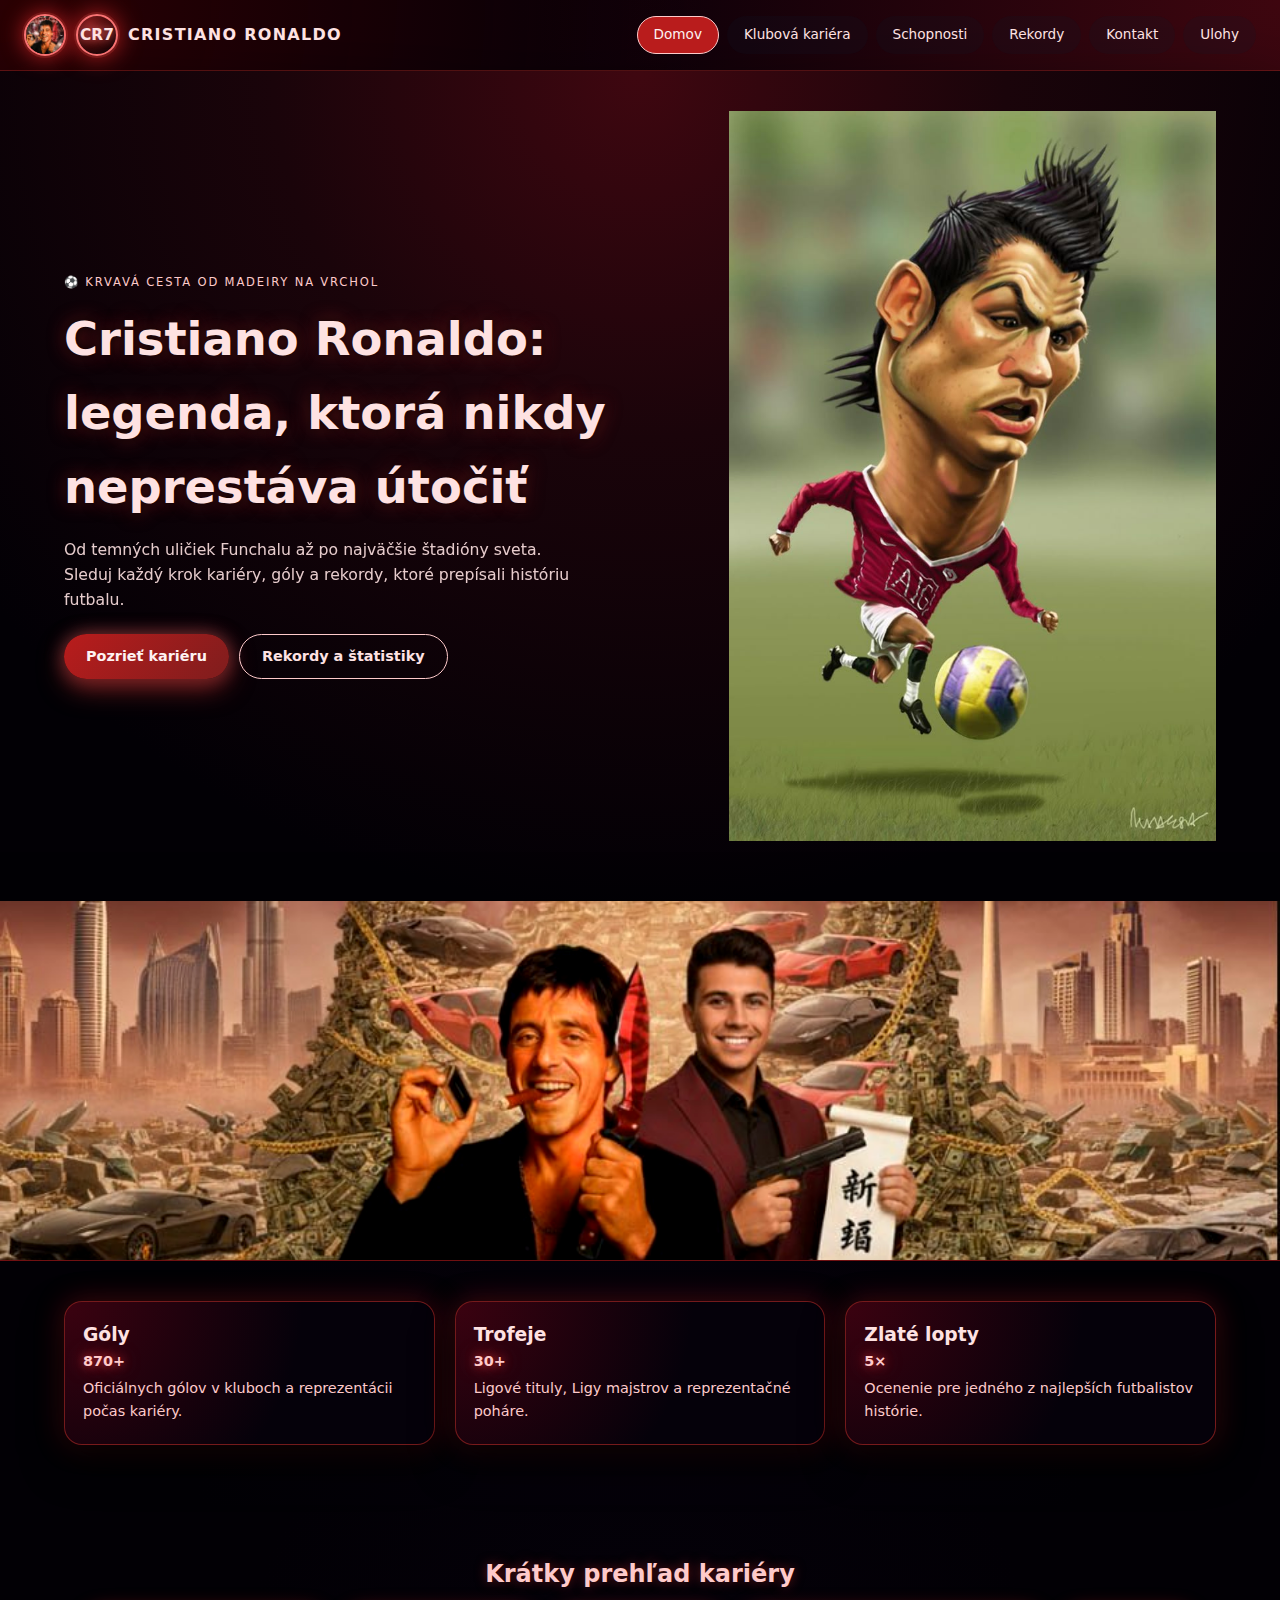
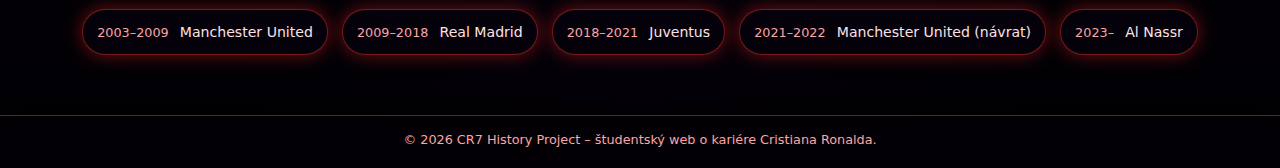
<file: index.html>
<!DOCTYPE html>
<html lang="sk">
<head>
    <meta charset="UTF-8">
    <meta name="viewport" content="width=device-width, initial-scale=1.0">
    <title>Cristiano Ronaldo – Cesta legendy</title>
    <meta name="description" content="História futbalistu Cristiana Ronalda – kluby, góly a rekordy.">
    <link rel="stylesheet" href="style.css">
</head>
<body>

    <nav class="top-navigation">
        <div class="nav-logo">

            <img src="logo.jpeg" alt="CR7 logo" class="pony-logo">

            <span class="cr7-logo">CR7</span>
            <span class="site-name">Cristiano Ronaldo</span>
        </div>
        <ul class="nav-links">
            <li><a href="index.html" class="active">Domov</a></li>
            <li><a href="career.html">Klubová kariéra</a></li>
            <li><a href="skills.html">Schopnosti</a></li>
            <li><a href="records.html">Rekordy</a></li>
            <li><a href="contact.html">Kontakt</a></li>
            <li><a href="ulohy.html">Ulohy</a></li>
        </ul>
    </nav>


    <header class="hero-wrapper">
        <div class="container hero-layout">
            <div class="hero-text">
                <p class="hero-kicker">⚽ Krvavá cesta od Madeiry na vrchol</p>
                <h1>Cristiano Ronaldo: legenda, ktorá nikdy neprestáva útočiť</h1>
                <p class="hero-subtitle">
                    Od temných uličiek Funchalu až po najväčšie štadióny sveta. Sleduj každý krok kariéry,
                    góly a rekordy, ktoré prepísali históriu futbalu.
                </p>
                <div class="hero-buttons">
                    <a href="career.html" class="btn btn-primary">Pozrieť kariéru</a>
                    <a href="records.html" class="btn btn-secondary">Rekordy a štatistiky</a>
                </div>
            </div>
            <div class="hero-photo">
                <img src="rolondo.jpg" alt="Cristiano Ronaldo počas zápasu">
            </div>
        </div>
    </header>


    <section class="index-banner">
        <img src="banner.jpeg" alt="Krvavý futbalový banner s Ronaldom">
    </section>


    <section class="info-cards">
        <div class="container">
            <div class="cards-row">
                <article class="info-card">
                    <h3>Góly</h3>
                    <p class="stat-big">870+</p>
                    <p>Oficiálnych gólov v kluboch a reprezentácii počas kariéry.</p>
                </article>
                <article class="info-card">
                    <h3>Trofeje</h3>
                    <p class="stat-big">30+</p>
                    <p>Ligové tituly, Ligy majstrov a reprezentačné poháre.</p>
                </article>
                <article class="info-card">
                    <h3>Zlaté lopty</h3>
                    <p class="stat-big">5×</p>
                    <p>Ocenenie pre jedného z najlepších futbalistov histórie.</p>
                </article>
            </div>
        </div>
    </section>


    <section class="timeline-preview">
        <div class="container">
            <h2 class="section-title">Krátky prehľad kariéry</h2>
            <div class="timeline-row">
                <div class="timeline-item">
                    <span class="timeline-year">2003–2009</span>
                    <p class="timeline-club">Manchester United</p>
                </div>
                <div class="timeline-item">
                    <span class="timeline-year">2009–2018</span>
                    <p class="timeline-club">Real Madrid</p>
                </div>
                <div class="timeline-item">
                    <span class="timeline-year">2018–2021</span>
                    <p class="timeline-club">Juventus</p>
                </div>
                <div class="timeline-item">
                    <span class="timeline-year">2021–2022</span>
                    <p class="timeline-club">Manchester United (návrat)</p>
                </div>
                <div class="timeline-item">
                    <span class="timeline-year">2023–</span>
                    <p class="timeline-club">Al Nassr</p>
                </div>
            </div>
        </div>
    </section>


    <footer class="main-footer">
        <div class="container">
            <p class="footer-text">© 2026 CR7 History Project – študentský web o kariére Cristiana Ronalda.</p>
        </div>
    </footer>
</body>
</html>
</file>
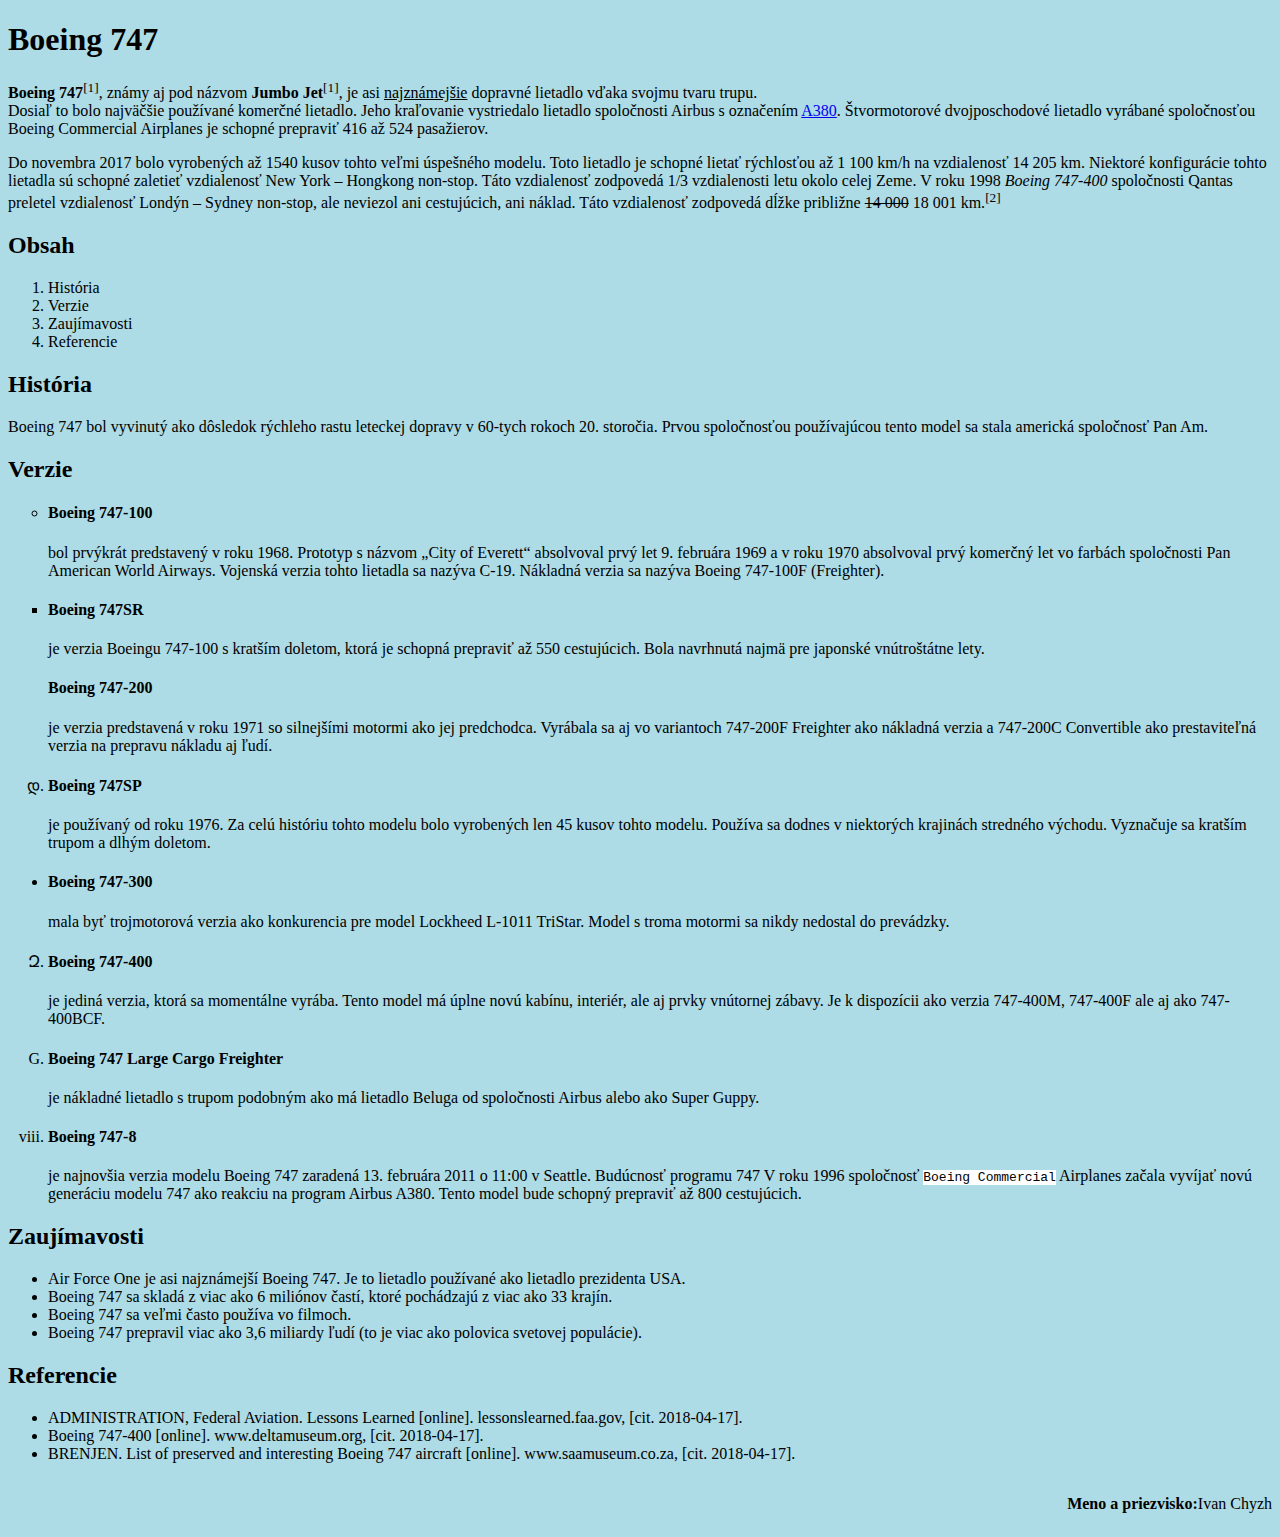
<file: boeing.html>
<!DOCTYPE html>
<html lang="sk">

<head>
  <meta charset="UTF-8">
  <title>Boeing 747</title>
</head>

<body style="background-color: #ADDBE6;">
  <h1>Boeing 747</h1>
  <p> <strong>Boeing 747</strong><sup>[1]</sup>, známy aj pod názvom <strong>Jumbo Jet</strong><sup>[1]</sup>, je asi
    <u>najznámejšie</u> dopravné lietadlo vďaka svojmu tvaru trupu.<br> Dosiaľ to bolo najväčšie používané komerčné
    lietadlo. Jeho kraľovanie vystriedalo lietadlo spoločnosti Airbus s označením <a
      href="https://sk.wikipedia.org/wiki/Boeing_747" target="_blank">A380</a>. Štvormotorové dvojposchodové lietadlo
    vyrábané spoločnosťou Boeing Commercial Airplanes je schopné prepraviť 416 až 524 pasažierov.
  </p>
  <p> Do novembra 2017 bolo vyrobených až 1540 kusov tohto veľmi úspešného modelu. Toto lietadlo je schopné lietať
    rýchlosťou až 1 100 km/h na vzdialenosť 14 205 km. Niektoré konfigurácie tohto lietadla sú schopné zaletieť
    vzdialenosť New York – Hongkong non-stop. Táto vzdialenosť zodpovedá 1/3 vzdialenosti letu okolo celej Zeme. V roku
    1998 <i>Boeing 747-400</i> spoločnosti Qantas preletel vzdialenosť Londýn – Sydney non-stop, ale neviezol ani cestujúcich,
    ani náklad. Táto vzdialenosť zodpovedá dĺžke približne <strike>14 000</strike> 18 001 km.<sup>[2]</sup> </p>
  <h2>Obsah</h2>
  <ol>
    <li>História</li>
    <li>Verzie</li>
    <li>Zaujímavosti</li>
    <li>Referencie</li>
  </ol>
  <h2>História</h2>
  <p> Boeing 747 bol vyvinutý ako dôsledok rýchleho rastu leteckej dopravy v 60-tych rokoch 20. storočia. Prvou
    spoločnosťou používajúcou tento model sa stala americká spoločnosť Pan Am. </p>
  <h2>Verzie</h2>
  <ul>
    <li style="list-style-type: circle;">
      <h4><strong>Boeing 747-100</strong></h4>
      bol prvýkrát predstavený v roku 1968. Prototyp s názvom „City of Everett“
    absolvoval prvý let 9. februára 1969 a v roku 1970 absolvoval prvý komerčný let vo farbách spoločnosti Pan American
    World Airways. Vojenská verzia tohto lietadla sa nazýva C-19. Nákladná verzia sa nazýva Boeing 747-100F (Freighter).
    </li>
    <li style="list-style-type: square;">
      <h4><strong>Boeing 747SR</strong></h4>
      je verzia Boeingu 747-100 s kratším doletom, ktorá je schopná prepraviť až 550
    cestujúcich. Bola navrhnutá najmä pre japonské vnútroštátne lety.
    </li>
    <li style="list-style-type: none;">
      <h4><strong>Boeing 747-200</strong></h4>
      je verzia predstavená v roku 1971 so silnejšími motormi ako jej predchodca.
    Vyrábala sa aj vo variantoch 747-200F Freighter ako nákladná verzia a 747-200C Convertible ako prestaviteľná verzia
    na prepravu nákladu aj ľudí.
    </li>
    <li style="list-style-type: georgian;">
      <h4><strong>Boeing 747SP</strong></h4>
      je používaný od roku 1976. Za celú históriu tohto modelu bolo vyrobených len 45 kusov
    tohto modelu. Používa sa dodnes v niektorých krajinách stredného východu. Vyznačuje sa kratším trupom a dlhým
    doletom.
    </li>
    <li style="list-style-type: disc;">
      <h4><strong>Boeing 747-300</strong></h4>
      mala byť trojmotorová verzia ako konkurencia pre model Lockheed L-1011 TriStar.
    Model s troma motormi sa nikdy nedostal do prevádzky.
    </li>
    <li style="list-style-type: armenian;">
      <h4><strong>Boeing 747-400</strong></h4>
      je jediná verzia, ktorá sa momentálne vyrába. Tento model má úplne novú kabínu,
    interiér, ale aj prvky vnútornej zábavy. Je k dispozícii ako verzia 747-400M, 747-400F ale aj ako 747-400BCF.
    </li>
    <li style="list-style-type: upper-alpha;">
      <h4><strong>Boeing 747 Large Cargo Freighter</strong></h4>
      je nákladné lietadlo s trupom podobným ako má lietadlo Beluga od
    spoločnosti Airbus alebo ako Super Guppy.
    </li>
    <li style="list-style-type: lower-roman;">
      <h4><strong>Boeing 747-8</strong></h4>
      je najnovšia verzia modelu Boeing 747 zaradená 13. februára 2011 o 11:00 v Seattle.
    Budúcnosť programu 747 V roku 1996 spoločnosť <tt style="background-color: white; color: black;">Boeing Commercial</tt> Airplanes začala vyvíjať novú generáciu modelu 747
    ako reakciu na program Airbus A380. Tento model bude schopný prepraviť až 800 cestujúcich.
    </li>
  </ul>

  <h2>Zaujímavosti</h2>
  <ul>
    <li>Air Force One je asi najznámejší Boeing 747. Je to lietadlo používané ako lietadlo prezidenta USA.</li>
    <li>Boeing 747 sa skladá z viac ako 6 miliónov častí, ktoré pochádzajú z viac ako 33 krajín.</li>
    <li>Boeing 747 sa veľmi často používa vo filmoch.</li>
    <li>Boeing 747 prepravil viac ako 3,6 miliardy ľudí (to je viac ako polovica svetovej populácie).</li>
  </ul>

  <h2>Referencie</h2>
  <ul>
    <li>ADMINISTRATION, Federal Aviation. Lessons Learned [online]. lessonslearned.faa.gov, [cit. 2018-04-17].</li>
    <li>Boeing 747-400 [online]. www.deltamuseum.org, [cit. 2018-04-17].</li>
    <li>BRENJEN. List of preserved and interesting Boeing 747 aircraft [online]. www.saamuseum.co.za, [cit. 2018-04-17].
    </li>
  </ul>

  <div class="footer" style="display: flex; flex-direction: column; width: 100%; align-items: flex-end;">
    <p><strong>Meno a priezvisko:</strong>Ivan Chyzh<br></p>
  </div>

</body>

</html>
</file>
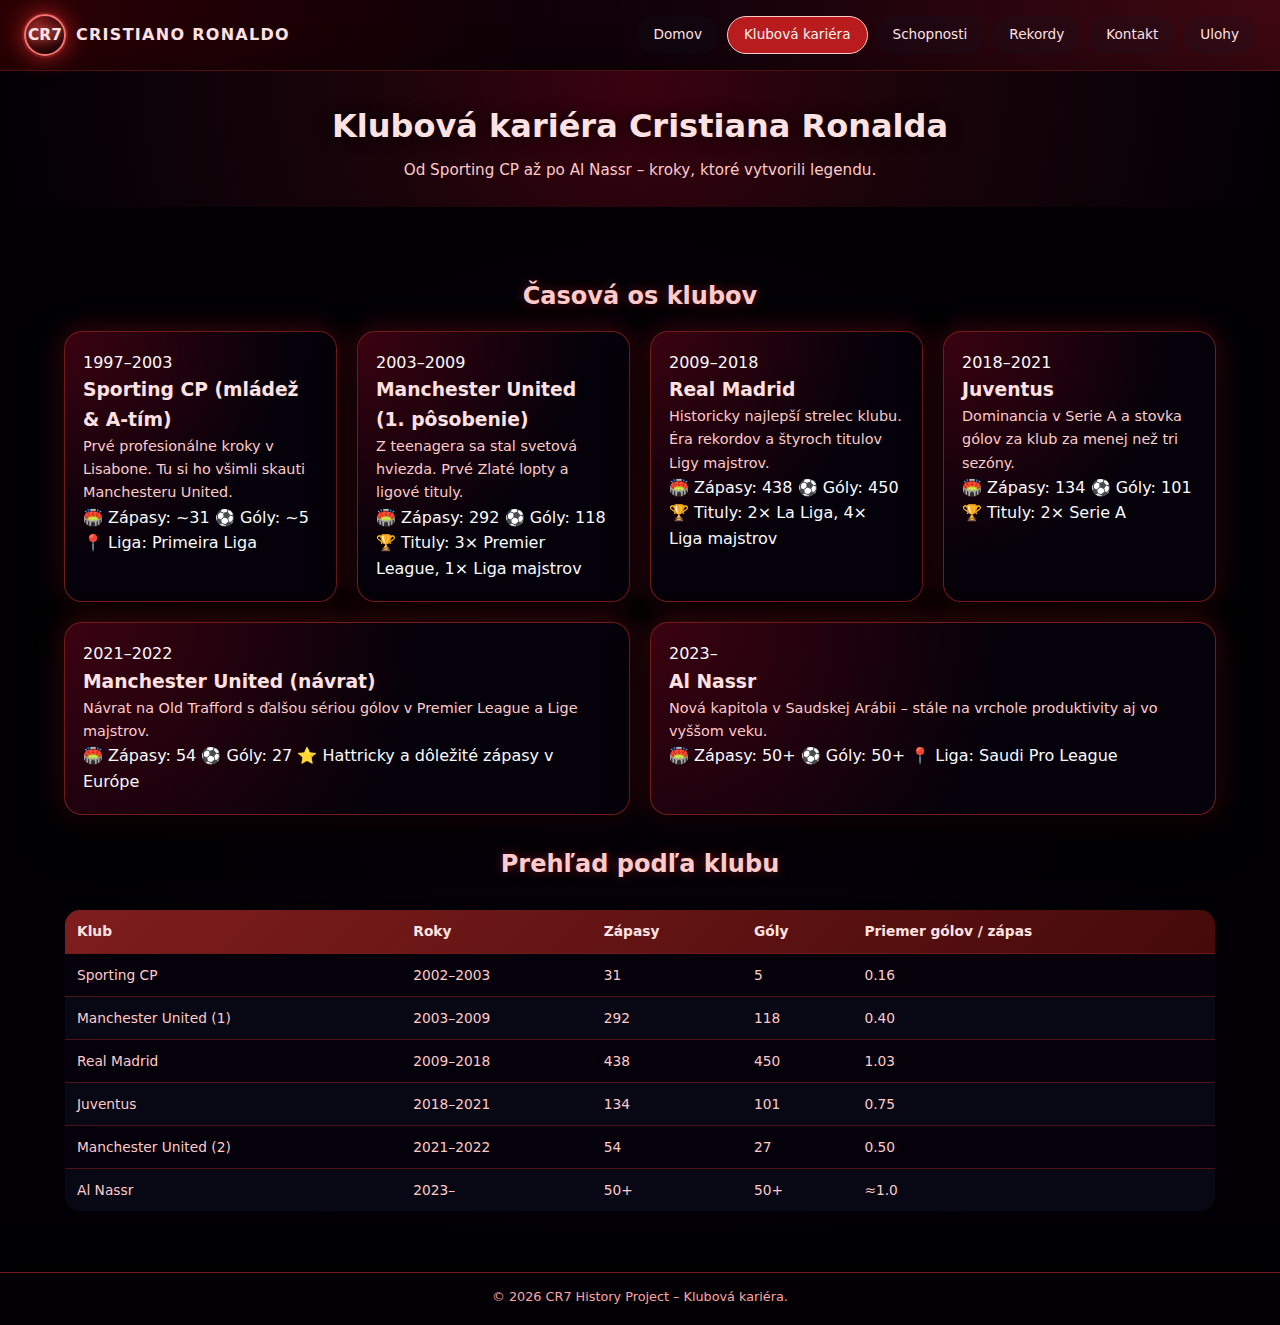
<file: career.html>
<!DOCTYPE html>
<html lang="sk">
<head>
    <meta charset="UTF-8">
    <meta name="viewport" content="width=device-width, initial-scale=1.0">
    <title>Kariéra – Cristiano Ronaldo</title>
    <meta name="description" content="Klubová kariéra Cristiana Ronalda – od Sportingu po Al Nassr.">
    <link rel="stylesheet" href="style.css">
</head>
<body>

    <nav class="top-navigation">
        <div class="nav-logo">
            <span class="cr7-logo">CR7</span>
            <span class="site-name">Cristiano Ronaldo</span>
        </div>
        <ul class="nav-links">
            <li><a href="index.html">Domov</a></li>
            <li><a href="career.html" class="active">Klubová kariéra</a></li>
            <li><a href="skills.html">Schopnosti</a></li>
            <li><a href="records.html">Rekordy</a></li>
            <li><a href="contact.html">Kontakt</a></li>
            <li><a href="ulohy.html">Ulohy</a></li>
        </ul>
    </nav>


    <header class="page-hero">
        <div class="container">
            <h1>Klubová kariéra Cristiana Ronalda</h1>
            <p>Od Sporting CP až po Al Nassr – kroky, ktoré vytvorili legendu.</p>
        </div>
    </header>


    <main class="career-main">
        <div class="container">


            <section class="career-timeline">
                <h2 class="section-title">Časová os klubov</h2>

                <div class="timeline-list">
                    <article class="club-block club-sporting">
                        <div class="club-years">1997–2003</div>
                        <h3>Sporting CP (mládež & A-tím)</h3>
                        <p class="club-summary">
                            Prvé profesionálne kroky v Lisabone. Tu si ho všimli skauti Manchesteru United.
                        </p>
                        <div class="club-stats-row">
                            <span>🏟️ Zápasy: ~31</span>
                            <span>⚽ Góly: ~5</span>
                            <span>📍 Liga: Primeira Liga</span>
                        </div>
                    </article>

                    <article class="club-block club-united-1">
                        <div class="club-years">2003–2009</div>
                        <h3>Manchester United (1. pôsobenie)</h3>
                        <p class="club-summary">
                            Z teenagera sa stal svetová hviezda. Prvé Zlaté lopty a ligové tituly.
                        </p>
                        <div class="club-stats-row">
                            <span>🏟️ Zápasy: 292</span>
                            <span>⚽ Góly: 118</span>
                            <span>🏆 Tituly: 3× Premier League, 1× Liga majstrov</span>
                        </div>
                    </article>

                    <article class="club-block club-real">
                        <div class="club-years">2009–2018</div>
                        <h3>Real Madrid</h3>
                        <p class="club-summary">
                            Historicky najlepší strelec klubu. Éra rekordov a štyroch titulov Ligy majstrov.
                        </p>
                        <div class="club-stats-row">
                            <span>🏟️ Zápasy: 438</span>
                            <span>⚽ Góly: 450</span>
                            <span>🏆 Tituly: 2× La Liga, 4× Liga majstrov</span>
                        </div>
                    </article>

                    <article class="club-block club-juventus">
                        <div class="club-years">2018–2021</div>
                        <h3>Juventus</h3>
                        <p class="club-summary">
                            Dominancia v Serie A a stovka gólov za klub za menej než tri sezóny.
                        </p>
                        <div class="club-stats-row">
                            <span>🏟️ Zápasy: 134</span>
                            <span>⚽ Góly: 101</span>
                            <span>🏆 Tituly: 2× Serie A</span>
                        </div>
                    </article>

                    <article class="club-block club-united-2">
                        <div class="club-years">2021–2022</div>
                        <h3>Manchester United (návrat)</h3>
                        <p class="club-summary">
                            Návrat na Old Trafford s ďalšou sériou gólov v Premier League a Lige majstrov.
                        </p>
                        <div class="club-stats-row">
                            <span>🏟️ Zápasy: 54</span>
                            <span>⚽ Góly: 27</span>
                            <span>⭐ Hattricky a dôležité zápasy v Európe</span>
                        </div>
                    </article>

                    <article class="club-block club-alnassr">
                        <div class="club-years">2023–</div>
                        <h3>Al Nassr</h3>
                        <p class="club-summary">
                            Nová kapitola v Saudskej Arábii – stále na vrchole produktivity aj vo vyššom veku.
                        </p>
                        <div class="club-stats-row">
                            <span>🏟️ Zápasy: 50+ </span>
                            <span>⚽ Góly: 50+ </span>
                            <span>📍 Liga: Saudi Pro League</span>
                        </div>
                    </article>
                </div>
            </section>


            <section class="career-table-section">
                <h2 class="section-title">Prehľad podľa klubu</h2>

                <div class="table-wrapper">
                    <table class="comparison-table">
                        <thead>
                            <tr>
                                <th>Klub</th>
                                <th>Roky</th>
                                <th>Zápasy</th>
                                <th>Góly</th>
                                <th>Priemer gólov / zápas</th>
                            </tr>
                        </thead>
                        <tbody>
                            <tr>
                                <td>Sporting CP</td>
                                <td>2002–2003</td>
                                <td>31</td>
                                <td>5</td>
                                <td>0.16</td>
                            </tr>
                            <tr>
                                <td>Manchester United (1)</td>
                                <td>2003–2009</td>
                                <td>292</td>
                                <td>118</td>
                                <td>0.40</td>
                            </tr>
                            <tr>
                                <td>Real Madrid</td>
                                <td>2009–2018</td>
                                <td>438</td>
                                <td>450</td>
                                <td>1.03</td>
                            </tr>
                            <tr>
                                <td>Juventus</td>
                                <td>2018–2021</td>
                                <td>134</td>
                                <td>101</td>
                                <td>0.75</td>
                            </tr>
                            <tr>
                                <td>Manchester United (2)</td>
                                <td>2021–2022</td>
                                <td>54</td>
                                <td>27</td>
                                <td>0.50</td>
                            </tr>
                            <tr>
                                <td>Al Nassr</td>
                                <td>2023–</td>
                                <td>50+</td>
                                <td>50+</td>
                                <td>≈1.0</td>
                            </tr>
                        </tbody>
                    </table>
                </div>
            </section>

        </div>
    </main>


    <footer class="main-footer">
        <div class="container">
            <p class="footer-text">© 2026 CR7 History Project – Klubová kariéra.</p>
        </div>
    </footer>
</body>
</html>
</file>
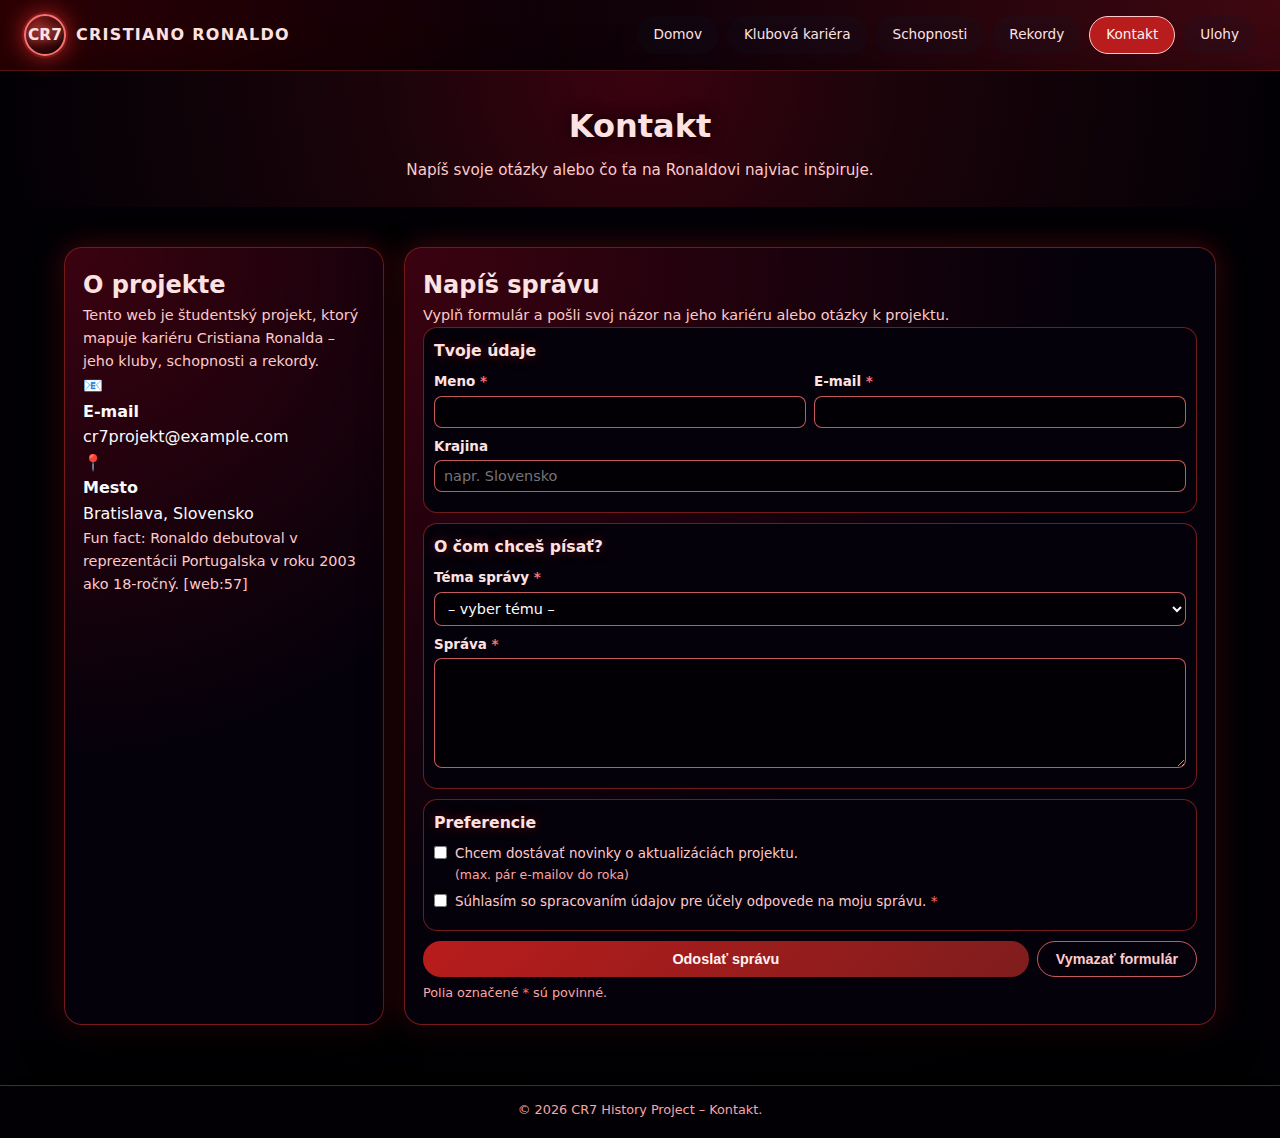
<file: contact.html>
<!DOCTYPE html>
<html lang="sk">
<head>
    <meta charset="UTF-8">
    <meta name="viewport" content="width=device-width, initial-scale=1.0">
    <title>Kontakt – Cristiano Ronaldo projekt</title>
    <meta name="description" content="Kontaktujte autora študentského webu o kariére Cristiana Ronalda.">
    <link rel="stylesheet" href="style.css">
</head>
<body>

    <nav class="top-navigation">
        <div class="nav-logo">
            <span class="cr7-logo">CR7</span>
            <span class="site-name">Cristiano Ronaldo</span>
        </div>
        <ul class="nav-links">
            <li><a href="index.html">Domov</a></li>
            <li><a href="career.html">Klubová kariéra</a></li>
            <li><a href="skills.html">Schopnosti</a></li>
            <li><a href="records.html">Rekordy</a></li>
            <li><a href="contact.html" class="active">Kontakt</a></li>
            <li><a href="ulohy.html">Ulohy</a></li>
        </ul>
    </nav>


    <header class="page-hero">
        <div class="container">
            <h1>Kontakt</h1>
            <p>Napíš svoje otázky alebo čo ťa na Ronaldovi najviac inšpiruje.</p>
        </div>
    </header>


    <main class="contact-main">
        <div class="container">

            <section class="contact-layout">

                <div class="contact-info-card">
                    <h2>O projekte</h2>
                    <p>
                        Tento web je študentský projekt, ktorý mapuje kariéru Cristiana Ronalda – jeho kluby,
                        schopnosti a rekordy.
                    </p>

                    <div class="contact-methods">
                        <div class="contact-method">
                            <div class="method-icon">📧</div>
                            <div class="method-info">
                                <h4>E‑mail</h4>
                                <p>cr7projekt@example.com</p>
                            </div>
                        </div>

                        <div class="contact-method">
                            <div class="method-icon">📍</div>
                            <div class="method-info">
                                <h4>Mesto</h4>
                                <p>Bratislava, Slovensko</p>
                            </div>
                        </div>
                    </div>

                    <p class="fun-fact">
                        Fun fact: Ronaldo debutoval v reprezentácii Portugalska v roku 2003 ako 18‑ročný. [web:57]
                    </p>
                </div>


                <div class="contact-form-side">
                    <div class="form-header">
                        <h2>Napíš správu</h2>
                        <p>Vyplň formulár a pošli svoj názor na jeho kariéru alebo otázky k projektu.</p>
                    </div>

                    <form action="process.php" method="post" class="contact-form">

                        <div class="form-section">
                            <h3 class="section-title">Tvoje údaje</h3>

                            <div class="form-row-two">
                                <div class="form-group">
                                    <label for="meno">Meno <span class="required">*</span></label>
                                    <input type="text" id="meno" name="meno" required>
                                </div>
                                <div class="form-group">
                                    <label for="email">E‑mail <span class="required">*</span></label>
                                    <input type="email" id="email" name="email" required>
                                </div>
                            </div>

                            <div class="form-group">
                                <label for="krajina">Krajina</label>
                                <input type="text" id="krajina" name="krajina" placeholder="napr. Slovensko">
                            </div>
                        </div>

                        <div class="form-section">
                            <h3 class="section-title">O čom chceš písať?</h3>

                            <div class="form-group">
                                <label for="tema">Téma správy <span class="required">*</span></label>
                                <select id="tema" name="tema" required>
                                    <option value="">– vyber tému –</option>
                                    <option value="career">Otázka ku klubovej kariére</option>
                                    <option value="skills">Otázka k schopnostiam / tréningu</option>
                                    <option value="records">Otázka k rekordom</option>
                                    <option value="general">Iné / všeobecná spätná väzba</option>
                                </select>
                            </div>

                            <div class="form-group">
                                <label for="sprava">Správa <span class="required">*</span></label>
                                <textarea id="sprava" name="sprava" required></textarea>
                            </div>
                        </div>

                        <div class="form-section">
                            <h3 class="section-title">Preferencie</h3>

                            <div class="form-group-checkbox">
                                <input type="checkbox" id="newsletter" name="newsletter">
                                <label for="newsletter">
                                    Chcem dostávať novinky o aktualizáciách projektu.
                                    <span class="checkbox-desc">(max. pár e‑mailov do roka)</span>
                                </label>
                            </div>

                            <div class="form-group-checkbox">
                                <input type="checkbox" id="souhlas" name="souhlas" required>
                                <label for="souhlas">
                                    Súhlasím so spracovaním údajov pre účely odpovede na moju správu. <span class="required">*</span>
                                </label>
                            </div>
                        </div>

                        <div class="form-actions">
                            <button type="submit" class="btn-submit">Odoslať správu</button>
                            <button type="reset" class="btn-reset">Vymazať formulár</button>
                        </div>

                        <p class="form-note">
                            Polia označené <span class="required">*</span> sú povinné.
                        </p>
                    </form>
                </div>
            </section>

        </div>
    </main>

    <footer class="main-footer">
        <div class="container">
            <p class="footer-text">© 2026 CR7 History Project – Kontakt.</p>
        </div>
    </footer>
</body>
</html>
</file>
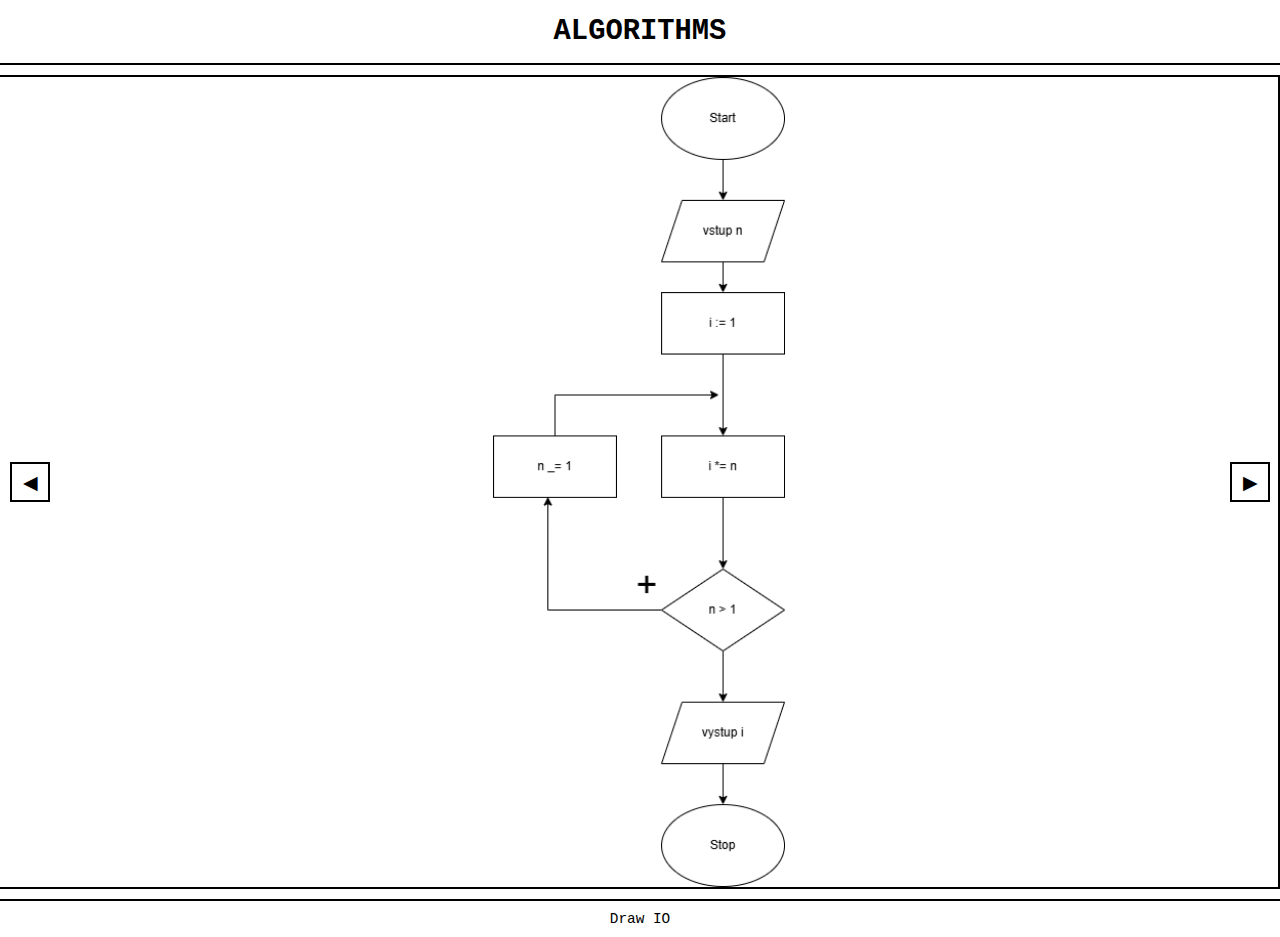
<file: drawio_tasks.html>
<!doctype html>
<html lang="ru">
<head>
  <meta charset="utf-8" />
  <meta name="viewport" content="width=device-width, initial-scale=1" />
  <title>Algorithms</title>
  <link rel="stylesheet" href="styles.css">
</head>
<body>
  <header>
    <h1>Algorithms</h1>
  </header>

  <main>
    <div class="scroller">
      <button class="scroll-btn left">◀</button>
      <div class="image-track" id="imageTrack">
        <img src="1.png" alt="Algorithm 1">
        <img src="2.png" alt="Algorithm 2">
        <img src="3.png" alt="Algorithm 3">
        <img src="4.png" alt="Algorithm 4">
      </div>
      <button class="scroll-btn right">▶</button>
    </div>
  </main>

  <footer>
    <p>Draw IO</p>
  </footer>

  <script>
    const track = document.getElementById('imageTrack');
    const btnLeft = document.querySelector('.left');
    const btnRight = document.querySelector('.right');

    btnLeft.addEventListener('click', () => {
      track.scrollBy({ left: -window.innerWidth, behavior: 'smooth' });
    });

    btnRight.addEventListener('click', () => {
      track.scrollBy({ left: window.innerWidth, behavior: 'smooth' });
    });
  </script>
</body>
</html>
</file>
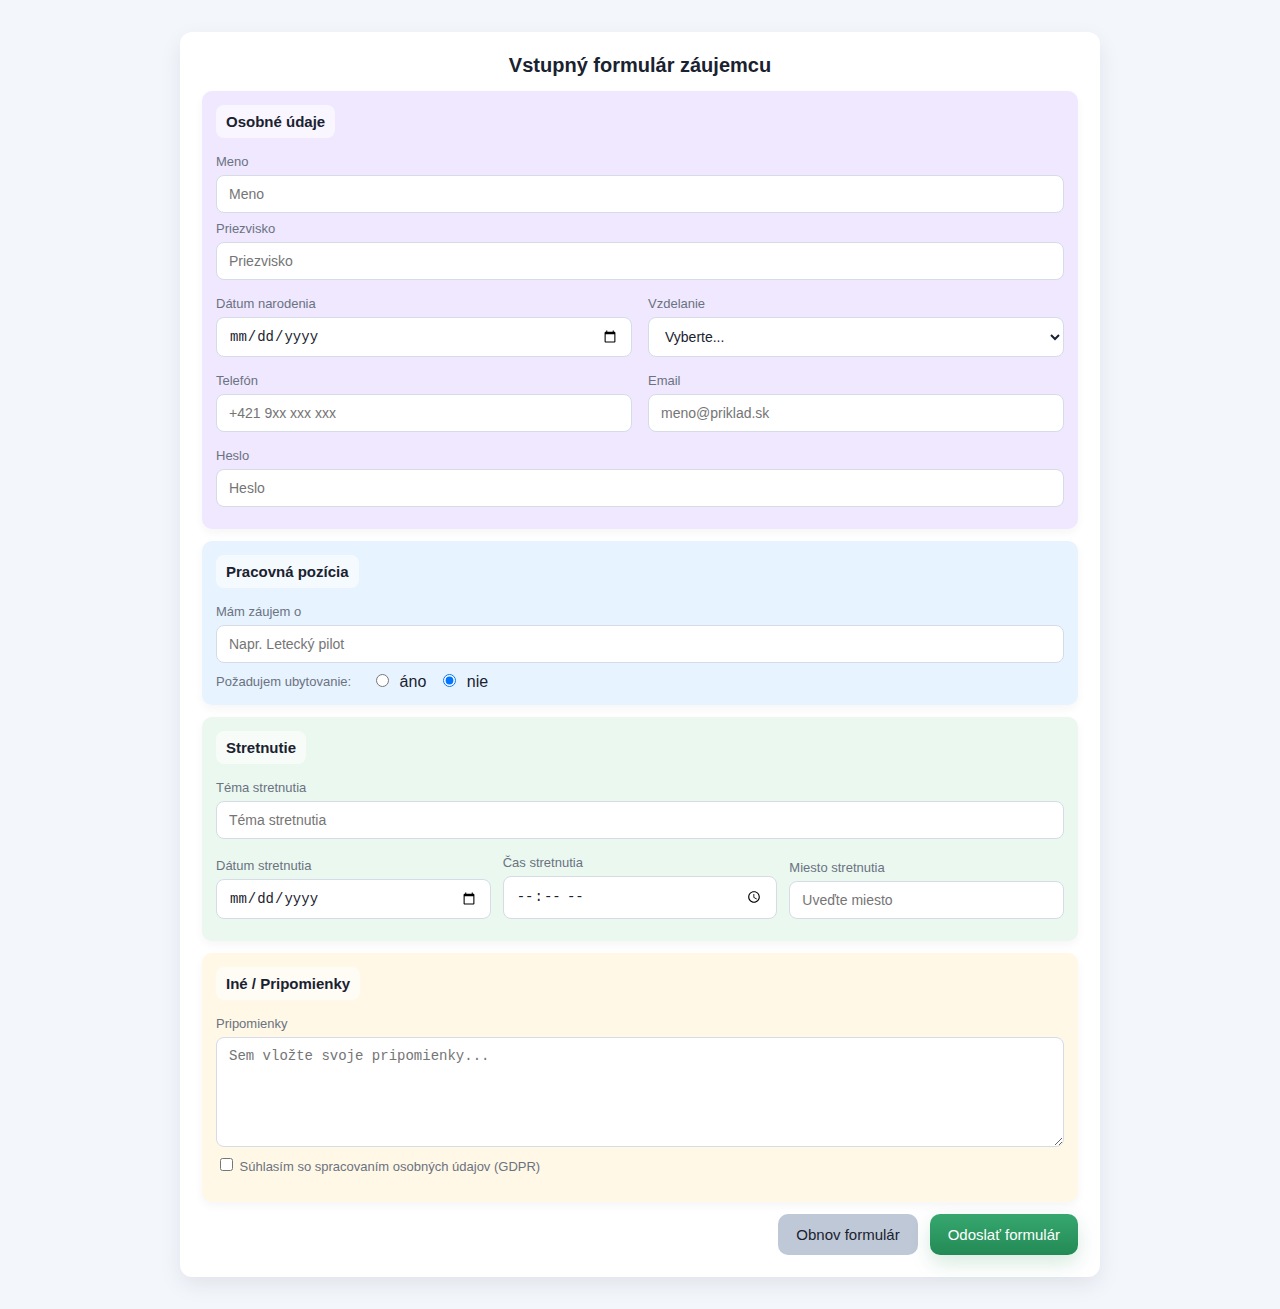
<file: formular_01.html>
<!DOCTYPE html>
<html lang="sk">
<head>
    <meta charset="utf-8">
    <meta name="viewport" content="width=device-width,initial-scale=1">
    <title>Priezvisko Meno: Formulár</title>

    <style>

        :root{
            --bg: #f3f6fb;
            --card-radius: 12px;
            --shadow: 0 8px 22px rgba(16,30,44,0.08);
            --accent-purple: #efe8ff;
            --accent-blue: #e7f3ff;
            --accent-mint: #eaf8f0;
            --accent-sand: #fff8e6;
            --text: #1a2230;
            --muted: #6b7280;
            --primary: #37a76f;
            --muted-btn: #bfc8d6;
        }

        * { box-sizing: border-box; }
        html,body { height: 100%; margin: 0; font-family: "Segoe UI", Roboto, Arial, sans-serif; background: var(--bg); color: var(--text); }

        .page {
            min-height: 100vh;
            display: flex;
            align-items: center;
            justify-content: center;
            padding: 32px;
        }

        .form-card {
            width: 920px;
            max-width: calc(100% - 40px);
            background: white;
            border-radius: var(--card-radius);
            box-shadow: var(--shadow);
            padding: 22px;
        }

        .form-title {
            margin: 0 0 14px 0;
            font-size: 20px;
            text-align: center;
            color: var(--text);
        }

        .card {
            border-radius: 10px;
            padding: 14px;
            margin: 12px 0;
            box-shadow: 0 4px 10px rgba(16,30,44,0.04);
        }

        .section--purple { background: var(--accent-purple); }
        .section--blue   { background: var(--accent-blue); }
        .section--mint   { background: var(--accent-mint); }
        .section--sand   { background: var(--accent-sand); }

        .section-title {
            margin: 0 0 8px 0;
            font-size: 15px;
            padding: 8px 10px;
            border-radius: 8px;
            background: rgba(255,255,255,0.6);
            display: inline-block;
            color: var(--text);
            font-weight: 600;
        }

        .field { margin: 8px 0; display: flex; flex-direction: column; }
        .field label { margin-bottom: 6px; font-size: 13px; color: var(--muted); }
        .field input[type="text"],
        .field input[type="password"],
        .field input[type="email"],
        .field input[type="tel"],
        .field input[type="date"],
        .field input[type="time"],
        .field select,
        .field textarea {
            border: 1px solid #d6dce6;
            border-radius: 8px;
            padding: 10px 12px;
            font-size: 14px;
            background: #fff;
            color: var(--text);
            outline: none;
            transition: box-shadow .18s ease, border-color .18s ease;
        }
        .field input:focus,
        .field select:focus,
        .field textarea:focus {
            box-shadow: 0 6px 18px rgba(55,167,111,0.12);
            border-color: #89d0a0;
        }

        .row-2 { display: grid; grid-template-columns: 1fr 1fr; gap: 16px; }
        .row-3 { display: grid; grid-template-columns: repeat(3, 1fr); gap: 12px; align-items: end; }

        .field-inline { display:flex; align-items:center; gap:12px; margin-top:8px; }
        .label-inline { color:var(--muted); margin-right:8px; font-size:13px; }
        .radio input { margin-right:6px; }

        textarea { min-height: 110px; resize: vertical; }

        .form-actions {
            display:flex;
            gap: 12px;
            justify-content: flex-end;
            margin-top: 10px;
        }
        .btn {
            border: none;
            padding: 12px 18px;
            border-radius: 10px;
            font-size: 15px;
            cursor: pointer;
            transition: transform .08s ease, box-shadow .12s ease;
        }
        .btn--primary {
            background: linear-gradient(180deg,var(--primary), #238a55);
            color: white;
            box-shadow: 0 8px 20px rgba(35,138,85,0.18);
        }
        .btn--primary:hover { transform: translateY(-2px); box-shadow: 0 14px 30px rgba(35,138,85,0.18); }

        .btn--muted {
            background: var(--muted-btn);
            color: #1a2230;
        }
        .btn--muted:hover { transform: translateY(-1px); }

        @media (max-width: 900px) {
            .form-card { padding: 16px; width: calc(100% - 24px); }
            .row-2, .row-3 { grid-template-columns: 1fr; }
            .form-actions { justify-content: center; flex-direction: column-reverse; gap: 10px; }
            .form-actions .btn { width: 100%; }
        }
    </style>
</head>
<body>

<main class="page">
    <form class="form-card" action="#" method="post" novalidate>
        <h1 class="form-title">Vstupný formulár záujemcu</h1>

        <section class="card section--purple">
            <h2 class="section-title">Osobné údaje</h2>

            <div class="field">
                <label for="meno">Meno</label>
                <input id="meno" name="meno" type="text" required placeholder="Meno">
            </div>

            <div class="field">
                <label for="priezvisko">Priezvisko</label>
                <input id="priezvisko" name="priezvisko" type="text" required placeholder="Priezvisko">
            </div>

            <div class="row-2">
                <div class="field">
                    <label for="datum">Dátum narodenia</label>
                    <input id="datum" name="datum" type="date" required>
                </div>

                <div class="field">
                    <label for="vzdelanie">Vzdelanie</label>
                    <select id="vzdelanie" name="vzdelanie" required>
                        <option value="">Vyberte...</option>
                        <option>Základné vzdelanie</option>
                        <option>Stredoškolské vzdelanie</option>
                        <option>Stredoškolské vzdelanie s maturitou</option>
                        <option>Vysokoškolské vzdelanie I. stupňa</option>
                        <option>Vysokoškolské vzdelanie II. stupňa</option>
                        <option>Vysokoškolské vzdelanie III. stupňa</option>
                    </select>
                </div>
            </div>

            <div class="row-2">
                <div class="field">
                    <label for="telefon">Telefón</label>
                    <input id="telefon" name="telefon" type="tel" placeholder="+421 9xx xxx xxx">
                </div>

                <div class="field">
                    <label for="email">Email</label>
                    <input id="email" name="email" type="email" placeholder="meno@priklad.sk">
                </div>
            </div>

            <div class="field">
                <label for="heslo">Heslo</label>
                <input id="heslo" name="heslo" type="password" required placeholder="Heslo">
            </div>
        </section>

        <section class="card section--blue">
            <h2 class="section-title">Pracovná pozícia</h2>

            <div class="field">
                <label for="pozicia">Mám záujem o</label>
                <input id="pozicia" name="pozicia" type="text" placeholder="Napr. Letecký pilot">
            </div>

            <div class="field-inline">
                <span class="label-inline">Požadujem ubytovanie:</span>
                <label class="radio"><input type="radio" name="ubytovanie" value="ano"> áno</label>
                <label class="radio"><input type="radio" name="ubytovanie" value="nie" checked> nie</label>
            </div>
        </section>

        <section class="card section--mint">
            <h2 class="section-title">Stretnutie</h2>

            <div class="field">
                <label for="tema">Téma stretnutia</label>
                <input id="tema" name="tema" type="text" placeholder="Téma stretnutia">
            </div>

            <div class="row-3">
                <div class="field">
                    <label for="datumstret">Dátum stretnutia</label>
                    <input id="datumstret" name="datumstret" type="date" min="2020-11-16" required>
                </div>

                <div class="field">
                    <label for="casstret">Čas stretnutia</label>
                    <input id="casstret" name="casstret" type="time" required>
                </div>

                <div class="field">
                    <label for="miestostret">Miesto stretnutia</label>
                    <input id="miestostret" name="miestostret" type="text" placeholder="Uveďte miesto" required>
                </div>
            </div>
        </section>

        <section class="card section--sand">
            <h2 class="section-title">Iné / Pripomienky</h2>

            <div class="field">
                <label for="pripomienky">Pripomienky</label>
                <textarea id="pripomienky" name="pripomienky" rows="5" placeholder="Sem vložte svoje pripomienky..."></textarea>
            </div>

            <div class="field">
                <label class="checkbox">
                    <input type="checkbox" name="gdpr" required>
                    Súhlasím so spracovaním osobných údajov (GDPR)
                </label>
            </div>
        </section>

        <div class="form-actions">
            <button type="reset" class="btn btn--muted">Obnov formulár</button>
            <button type="submit" class="btn btn--primary">Odoslať formulár</button>
        </div>
    </form>
</main>

</body>
</html>
</file>
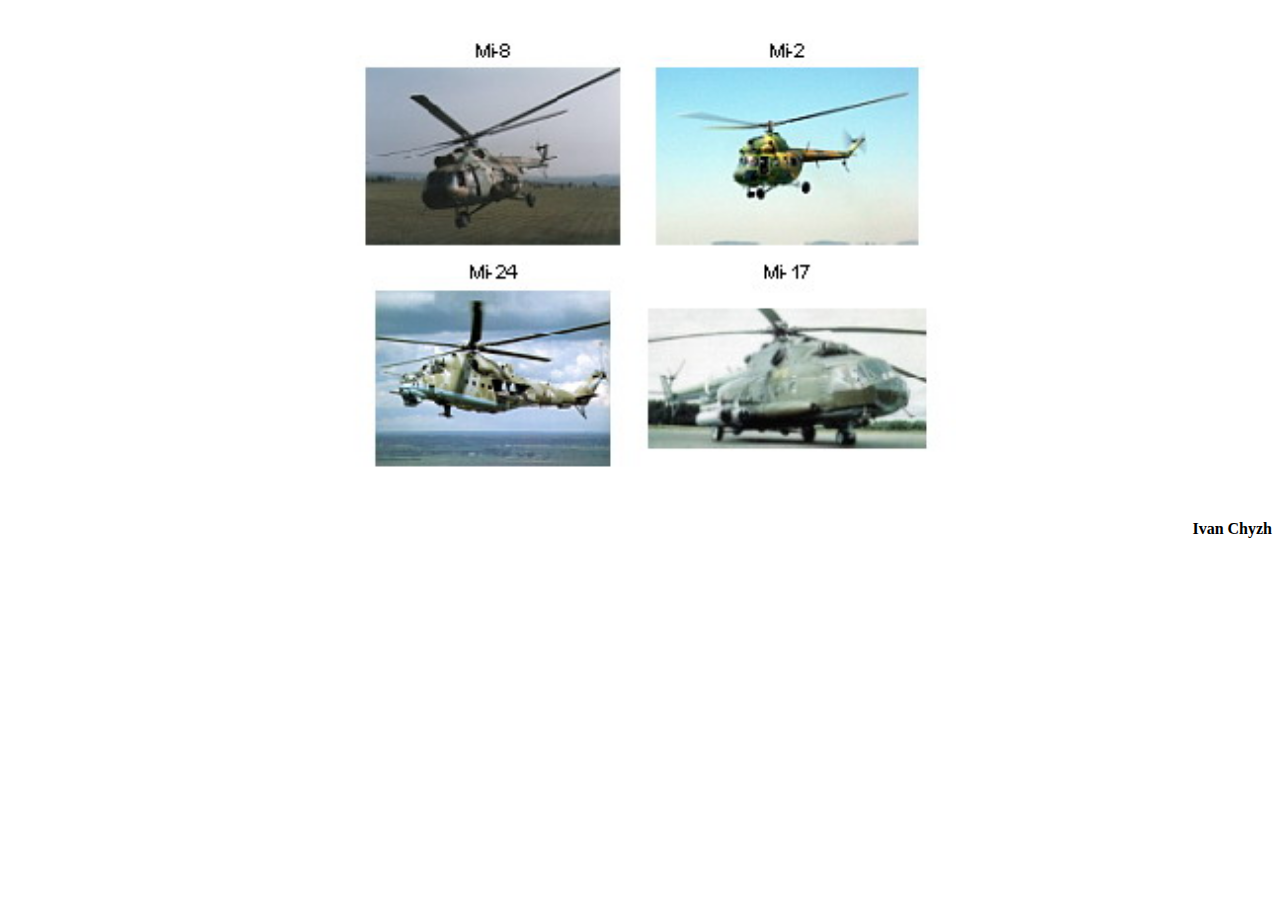
<file: karta.html>
<!DOCTYPE html>
<html lang="sk">

<head>
    <META HTTP-EQUIV="Content-Type" CONTENT="text/html; charset=utf-8">
    <title>  </title>
</head>

<body>

    <img src="vrtulniky (2).jpg" alt="Vrtuľníky" ismap usemap="#vrtulniky" style="width: 50%; margin-left: 25%;">
    <map name="vrtulniky">
        <area shape="RECT" coords="45, 75, 355, 285" href="mi-8.jpg" alt="Miľ Mi-8"> 
        <area shape="RECT" coords="400, 75, 715, 285" href="mi-2.jpg" alt="Miľ Mi-2">
        <area shape="RECT" coords="55, 335, 350, 550" href="mi-24.jpg" alt="Miľ Mi-24">
        <area shape="RECT" coords="385, 360, 725, 530" href="mi-17.jpg" alt="Miľ Mi-17">
    </map>

    <footer style="width: 100%; display: flex; flex-direction: column; align-items: flex-end; margin-top: 20px;">
        <p style="margin: 0"> <b>Ivan Chyzh</b> </p>
    </footer>
</body>

</html>
</file>
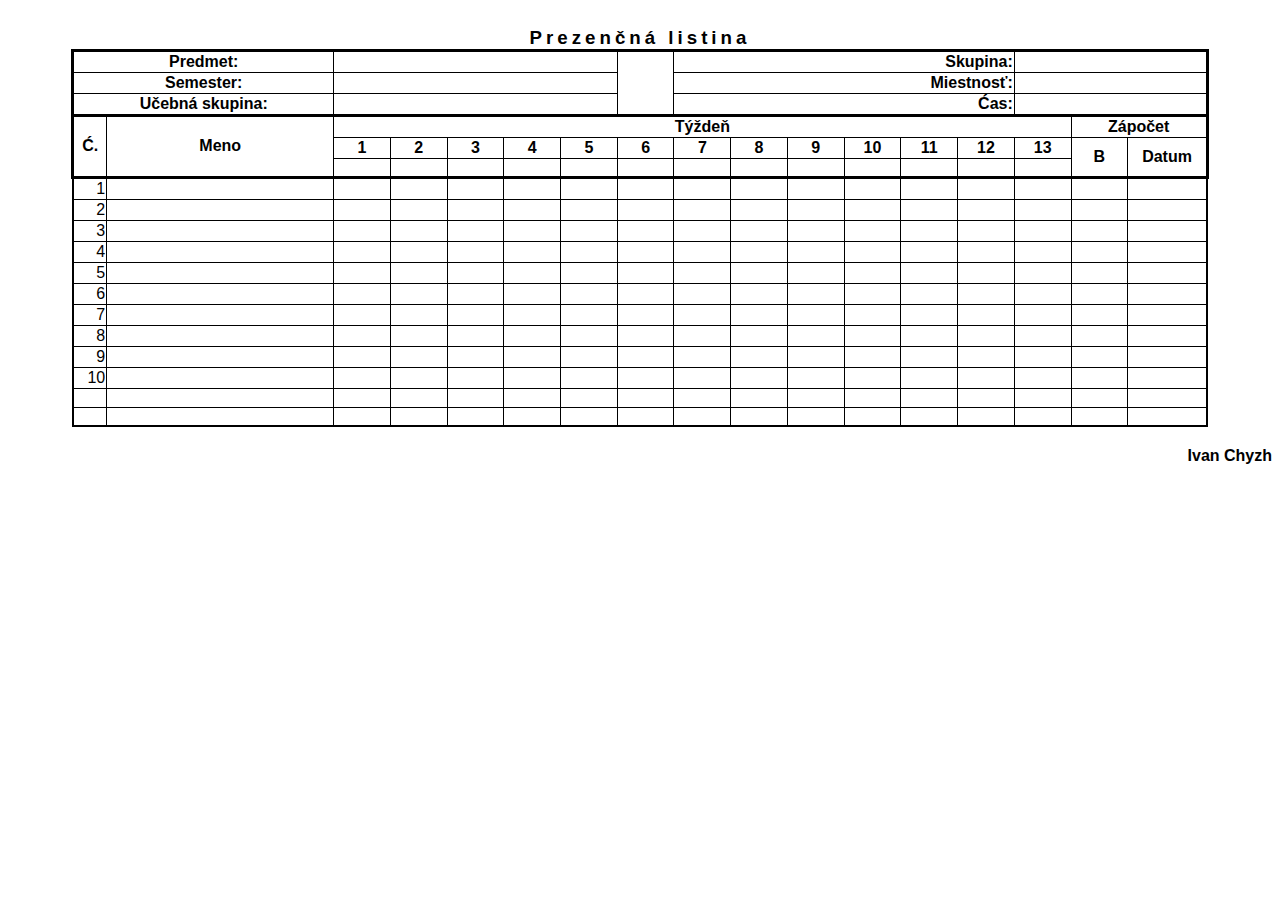
<file: pl.html>
<!DOCTYPE html>
<html lang="sk">

<head>
    <META HTTP-EQUIV="Content-Type" CONTENT="text/html; charset=utf-8">
    <title>  </title>
</head>

<body style="font-family: Arial, Helvetica, sans-serif; display: flex; flex-direction: column; align-items: center;">

    <h3 style="text-align: center; margin-bottom: 0; letter-spacing: 4px;">Prezenčná listina</h3>

    <table style="border: 2px solid black; width: 90%; border-collapse: collapse;">
        <tr style="height: 19px; border-left: 3px solid black; border-top: 3px solid black; border-right: 3px solid black;">
            <td style="border: 1px solid black; text-align: center;" colspan="2"><b>Predmet:</b></td>
            <td style="border: 1px solid black;" colspan="5"></td>
            <td style="border: 1px solid black;" rowspan="3"></td>
            <td style="border: 1px solid black; text-align: right;" colspan="6"><b>Skupina:</b></td>
            <td style="border: 1px solid black;"  colspan="3"></td>
        </tr>
        <tr style="height: 19px; border-left: 3px solid black; border-right: 3px solid black;">
            <td style="border: 1px solid black; text-align: center;" colspan="2"><b>Semester:</b></td>
            <td style="border: 1px solid black;" colspan="5"></td>
            <td style="border: 1px solid black; text-align: right;" colspan="6"><b>Miestnosť:</b></td>
            <td style="border: 1px solid black;"  colspan="3"></td>
        </tr>
        <tr style="height: 19px; border-left: 3px solid black; border-bottom: 3px solid black; border-right: 3px solid black;">
            <td style="border: 1px solid black; text-align: center;" colspan="2"><b>Učebná skupina:</b></td>
            <td style="border: 1px solid black;" colspan="5"></td>
            <td style="border: 1px solid black; text-align: right;" colspan="6"><b>Ćas:</b></td>
            <td style="border: 1px solid black;"  colspan="3"></td>
        </tr>
        <tr style="height: 19px; border-left: 3px solid black; border-right: 3px solid black; text-align: center;">
            <td style="border: 1px solid black; width:  3%;" rowspan="3"><b>Ć.</b></td>
            <td style="border: 1px solid black; width: 20%;" rowspan="3"><b>Meno</b></td>
            <td style="border: 1px solid black;" colspan="13"><b>Týždeň</b></td>
            <td style="border: 1px solid black;" colspan="2"><b>Zápočet</b></td>
        </tr>
        <tr style="height: 19px; border-left: 3px solid black; border-right: 3px solid black; text-align: center;">
            <td style="border: 1px solid black; width:  5%;"><b>1</b></td>
            <td style="border: 1px solid black; width:  5%;"><b>2</b></td>
            <td style="border: 1px solid black; width:  5%;"><b>3</b></td>
            <td style="border: 1px solid black; width:  5%;"><b>4</b></td>
            <td style="border: 1px solid black; width:  5%;"><b>5</b></td>
            <td style="border: 1px solid black; width:  5%;"><b>6</b></td>
            <td style="border: 1px solid black; width:  5%;"><b>7</b></td>
            <td style="border: 1px solid black; width:  5%;"><b>8</b></td>
            <td style="border: 1px solid black; width:  5%;"><b>9</b></td>
            <td style="border: 1px solid black; width:  5%;"><b>10</b></td>
            <td style="border: 1px solid black; width:  5%;"><b>11</b></td>
            <td style="border: 1px solid black; width:  5%;"><b>12</b></td>
            <td style="border: 1px solid black; width:  5%;"><b>13</b></td>
            <td style="border: 1px solid black; width:  5%;" rowspan="2"><b>B</b></td>
            <td style="border: 1px solid black; width:  7%;" rowspan="2"><b>Datum</b></td>
        </tr>
        <tr style="height: 19px; border-left: 3px solid black; border-bottom: 3px solid black; border-right: 3px solid black;">
            <td style="border: 1px solid black; width:  5%"></td>
            <td style="border: 1px solid black; width:  5%;"></td>
            <td style="border: 1px solid black; width:  5%;"></td>
            <td style="border: 1px solid black; width:  5%;"></td>
            <td style="border: 1px solid black; width:  5%;"></td>
            <td style="border: 1px solid black; width:  5%;"></td>
            <td style="border: 1px solid black; width:  5%;"></td>
            <td style="border: 1px solid black; width:  5%;"></td>
            <td style="border: 1px solid black; width:  5%;"></td>
            <td style="border: 1px solid black; width:  5%;"></td>
            <td style="border: 1px solid black; width:  5%;"></td>
            <td style="border: 1px solid black; width:  5%;"></td>
            <td style="border: 1px solid black; width:  5%;"></td>
        </tr>
        <tr style="height: 19px;">
            <td style="border: 1px solid black; width:  3%; text-align: right;">1</td>
            <td style="border: 1px solid black; width: 20%;"></td>
            <td style="border: 1px solid black; width:  5%;"></td>
            <td style="border: 1px solid black; width:  5%;"></td>
            <td style="border: 1px solid black; width:  5%;"></td>
            <td style="border: 1px solid black; width:  5%;"></td>
            <td style="border: 1px solid black; width:  5%;"></td>
            <td style="border: 1px solid black; width:  5%;"></td>
            <td style="border: 1px solid black; width:  5%;"></td>
            <td style="border: 1px solid black; width:  5%;"></td>
            <td style="border: 1px solid black; width:  5%;"></td>
            <td style="border: 1px solid black; width:  5%;"></td>
            <td style="border: 1px solid black; width:  5%;"></td>
            <td style="border: 1px solid black; width:  5%;"></td>
            <td style="border: 1px solid black; width:  5%;"></td>
            <td style="border: 1px solid black; width:  5%;"></td>
            <td style="border: 1px solid black; width:  7%;"></td>
        </tr>
        <tr style="height: 19px;">
            <td style="border: 1px solid black; width:  3%; text-align: right;">2</td>
            <td style="border: 1px solid black; width: 20%;"></td>
            <td style="border: 1px solid black; width:  5%;"></td>
            <td style="border: 1px solid black; width:  5%;"></td>
            <td style="border: 1px solid black; width:  5%;"></td>
            <td style="border: 1px solid black; width:  5%;"></td>
            <td style="border: 1px solid black; width:  5%;"></td>
            <td style="border: 1px solid black; width:  5%;"></td>
            <td style="border: 1px solid black; width:  5%;"></td>
            <td style="border: 1px solid black; width:  5%;"></td>
            <td style="border: 1px solid black; width:  5%;"></td>
            <td style="border: 1px solid black; width:  5%;"></td>
            <td style="border: 1px solid black; width:  5%;"></td>
            <td style="border: 1px solid black; width:  5%;"></td>
            <td style="border: 1px solid black; width:  5%;"></td>
            <td style="border: 1px solid black; width:  5%;"></td>
            <td style="border: 1px solid black; width:  7%;"></td>
        </tr>
        <tr style="height: 19px;">
            <td style="border: 1px solid black; width:  3%; text-align: right;">3</td>
            <td style="border: 1px solid black; width: 20%;"></td>
            <td style="border: 1px solid black; width:  5%;"></td>
            <td style="border: 1px solid black; width:  5%;"></td>
            <td style="border: 1px solid black; width:  5%;"></td>
            <td style="border: 1px solid black; width:  5%;"></td>
            <td style="border: 1px solid black; width:  5%;"></td>
            <td style="border: 1px solid black; width:  5%;"></td>
            <td style="border: 1px solid black; width:  5%;"></td>
            <td style="border: 1px solid black; width:  5%;"></td>
            <td style="border: 1px solid black; width:  5%;"></td>
            <td style="border: 1px solid black; width:  5%;"></td>
            <td style="border: 1px solid black; width:  5%;"></td>
            <td style="border: 1px solid black; width:  5%;"></td>
            <td style="border: 1px solid black; width:  5%;"></td>
            <td style="border: 1px solid black; width:  5%;"></td>
            <td style="border: 1px solid black; width:  7%;"></td>
        </tr>
        <tr style="height: 19px;">
            <td style="border: 1px solid black; width:  3%; text-align: right;">4</td>
            <td style="border: 1px solid black; width: 20%;"></td>
            <td style="border: 1px solid black; width:  5%;"></td>
            <td style="border: 1px solid black; width:  5%;"></td>
            <td style="border: 1px solid black; width:  5%;"></td>
            <td style="border: 1px solid black; width:  5%;"></td>
            <td style="border: 1px solid black; width:  5%;"></td>
            <td style="border: 1px solid black; width:  5%;"></td>
            <td style="border: 1px solid black; width:  5%;"></td>
            <td style="border: 1px solid black; width:  5%;"></td>
            <td style="border: 1px solid black; width:  5%;"></td>
            <td style="border: 1px solid black; width:  5%;"></td>
            <td style="border: 1px solid black; width:  5%;"></td>
            <td style="border: 1px solid black; width:  5%;"></td>
            <td style="border: 1px solid black; width:  5%;"></td>
            <td style="border: 1px solid black; width:  5%;"></td>
            <td style="border: 1px solid black; width:  7%;"></td>
        </tr>
        <tr style="height: 19px;">
            <td style="border: 1px solid black; width:  3%; text-align: right;">5</td>
            <td style="border: 1px solid black; width: 20%;"></td>
            <td style="border: 1px solid black; width:  5%;"></td>
            <td style="border: 1px solid black; width:  5%;"></td>
            <td style="border: 1px solid black; width:  5%;"></td>
            <td style="border: 1px solid black; width:  5%;"></td>
            <td style="border: 1px solid black; width:  5%;"></td>
            <td style="border: 1px solid black; width:  5%;"></td>
            <td style="border: 1px solid black; width:  5%;"></td>
            <td style="border: 1px solid black; width:  5%;"></td>
            <td style="border: 1px solid black; width:  5%;"></td>
            <td style="border: 1px solid black; width:  5%;"></td>
            <td style="border: 1px solid black; width:  5%;"></td>
            <td style="border: 1px solid black; width:  5%;"></td>
            <td style="border: 1px solid black; width:  5%;"></td>
            <td style="border: 1px solid black; width:  5%;"></td>
            <td style="border: 1px solid black; width:  7%;"></td>
        </tr>
        <tr style="height: 19px;">
            <td style="border: 1px solid black; width:  3%; text-align: right;">6</td>
            <td style="border: 1px solid black; width: 20%;"></td>
            <td style="border: 1px solid black; width:  5%;"></td>
            <td style="border: 1px solid black; width:  5%;"></td>
            <td style="border: 1px solid black; width:  5%;"></td>
            <td style="border: 1px solid black; width:  5%;"></td>
            <td style="border: 1px solid black; width:  5%;"></td>
            <td style="border: 1px solid black; width:  5%;"></td>
            <td style="border: 1px solid black; width:  5%;"></td>
            <td style="border: 1px solid black; width:  5%;"></td>
            <td style="border: 1px solid black; width:  5%;"></td>
            <td style="border: 1px solid black; width:  5%;"></td>
            <td style="border: 1px solid black; width:  5%;"></td>
            <td style="border: 1px solid black; width:  5%;"></td>
            <td style="border: 1px solid black; width:  5%;"></td>
            <td style="border: 1px solid black; width:  5%;"></td>
            <td style="border: 1px solid black; width:  7%;"></td>
        </tr>
        <tr style="height: 19px;">
            <td style="border: 1px solid black; width:  3%; text-align: right;">7</td>
            <td style="border: 1px solid black; width: 20%;"></td>
            <td style="border: 1px solid black; width:  5%;"></td>
            <td style="border: 1px solid black; width:  5%;"></td>
            <td style="border: 1px solid black; width:  5%;"></td>
            <td style="border: 1px solid black; width:  5%;"></td>
            <td style="border: 1px solid black; width:  5%;"></td>
            <td style="border: 1px solid black; width:  5%;"></td>
            <td style="border: 1px solid black; width:  5%;"></td>
            <td style="border: 1px solid black; width:  5%;"></td>
            <td style="border: 1px solid black; width:  5%;"></td>
            <td style="border: 1px solid black; width:  5%;"></td>
            <td style="border: 1px solid black; width:  5%;"></td>
            <td style="border: 1px solid black; width:  5%;"></td>
            <td style="border: 1px solid black; width:  5%;"></td>
            <td style="border: 1px solid black; width:  5%;"></td>
            <td style="border: 1px solid black; width:  7%;"></td>
        </tr>
        <tr style="height: 19px;">
            <td style="border: 1px solid black; width:  3%; text-align: right;">8</td>
            <td style="border: 1px solid black; width: 20%;"></td>
            <td style="border: 1px solid black; width:  5%;"></td>
            <td style="border: 1px solid black; width:  5%;"></td>
            <td style="border: 1px solid black; width:  5%;"></td>
            <td style="border: 1px solid black; width:  5%;"></td>
            <td style="border: 1px solid black; width:  5%;"></td>
            <td style="border: 1px solid black; width:  5%;"></td>
            <td style="border: 1px solid black; width:  5%;"></td>
            <td style="border: 1px solid black; width:  5%;"></td>
            <td style="border: 1px solid black; width:  5%;"></td>
            <td style="border: 1px solid black; width:  5%;"></td>
            <td style="border: 1px solid black; width:  5%;"></td>
            <td style="border: 1px solid black; width:  5%;"></td>
            <td style="border: 1px solid black; width:  5%;"></td>
            <td style="border: 1px solid black; width:  5%;"></td>
            <td style="border: 1px solid black; width:  7%;"></td>
        </tr>
        <tr style="height: 19px;">
            <td style="border: 1px solid black; width:  3%; text-align: right;">9</td>
            <td style="border: 1px solid black; width: 20%;"></td>
            <td style="border: 1px solid black; width:  5%;"></td>
            <td style="border: 1px solid black; width:  5%;"></td>
            <td style="border: 1px solid black; width:  5%;"></td>
            <td style="border: 1px solid black; width:  5%;"></td>
            <td style="border: 1px solid black; width:  5%;"></td>
            <td style="border: 1px solid black; width:  5%;"></td>
            <td style="border: 1px solid black; width:  5%;"></td>
            <td style="border: 1px solid black; width:  5%;"></td>
            <td style="border: 1px solid black; width:  5%;"></td>
            <td style="border: 1px solid black; width:  5%;"></td>
            <td style="border: 1px solid black; width:  5%;"></td>
            <td style="border: 1px solid black; width:  5%;"></td>
            <td style="border: 1px solid black; width:  5%;"></td>
            <td style="border: 1px solid black; width:  5%;"></td>
            <td style="border: 1px solid black; width:  7%;"></td>
        </tr>
        <tr style="height: 19px;">
            <td style="border: 1px solid black; width:  3%; text-align: right;">10</td>
            <td style="border: 1px solid black; width: 20%;"></td>
            <td style="border: 1px solid black; width:  5%;"></td>
            <td style="border: 1px solid black; width:  5%;"></td>
            <td style="border: 1px solid black; width:  5%;"></td>
            <td style="border: 1px solid black; width:  5%;"></td>
            <td style="border: 1px solid black; width:  5%;"></td>
            <td style="border: 1px solid black; width:  5%;"></td>
            <td style="border: 1px solid black; width:  5%;"></td>
            <td style="border: 1px solid black; width:  5%;"></td>
            <td style="border: 1px solid black; width:  5%;"></td>
            <td style="border: 1px solid black; width:  5%;"></td>
            <td style="border: 1px solid black; width:  5%;"></td>
            <td style="border: 1px solid black; width:  5%;"></td>
            <td style="border: 1px solid black; width:  5%;"></td>
            <td style="border: 1px solid black; width:  5%;"></td>
            <td style="border: 1px solid black; width:  7%;"></td>
        </tr>
        <tr style="height: 19px;">
            <td style="border: 1px solid black; width:  3%; text-align: right;"></td>
            <td style="border: 1px solid black; width: 20%;"></td>
            <td style="border: 1px solid black; width:  5%;"></td>
            <td style="border: 1px solid black; width:  5%;"></td>
            <td style="border: 1px solid black; width:  5%;"></td>
            <td style="border: 1px solid black; width:  5%;"></td>
            <td style="border: 1px solid black; width:  5%;"></td>
            <td style="border: 1px solid black; width:  5%;"></td>
            <td style="border: 1px solid black; width:  5%;"></td>
            <td style="border: 1px solid black; width:  5%;"></td>
            <td style="border: 1px solid black; width:  5%;"></td>
            <td style="border: 1px solid black; width:  5%;"></td>
            <td style="border: 1px solid black; width:  5%;"></td>
            <td style="border: 1px solid black; width:  5%;"></td>
            <td style="border: 1px solid black; width:  5%;"></td>
            <td style="border: 1px solid black; width:  5%;"></td>
            <td style="border: 1px solid black; width:  7%;"></td>
        </tr>
        <tr style="height: 19px;">
            <td style="border: 1px solid black; width:  3%; text-align: right;"></td>
            <td style="border: 1px solid black; width: 20%;"></td>
            <td style="border: 1px solid black; width:  5%;"></td>
            <td style="border: 1px solid black; width:  5%;"></td>
            <td style="border: 1px solid black; width:  5%;"></td>
            <td style="border: 1px solid black; width:  5%;"></td>
            <td style="border: 1px solid black; width:  5%;"></td>
            <td style="border: 1px solid black; width:  5%;"></td>
            <td style="border: 1px solid black; width:  5%;"></td>
            <td style="border: 1px solid black; width:  5%;"></td>
            <td style="border: 1px solid black; width:  5%;"></td>
            <td style="border: 1px solid black; width:  5%;"></td>
            <td style="border: 1px solid black; width:  5%;"></td>
            <td style="border: 1px solid black; width:  5%;"></td>
            <td style="border: 1px solid black; width:  5%;"></td>
            <td style="border: 1px solid black; width:  5%;"></td>
            <td style="border: 1px solid black; width:  7%;"></td>
        </tr>
    </table>
    


    <footer style="width: 100%; display: flex; flex-direction: column; align-items: flex-end; margin-top: 20px;">
        <p style="margin: 0"> <b>Ivan Chyzh</b> </p>
    </footer>
</body>

</html>
</file>
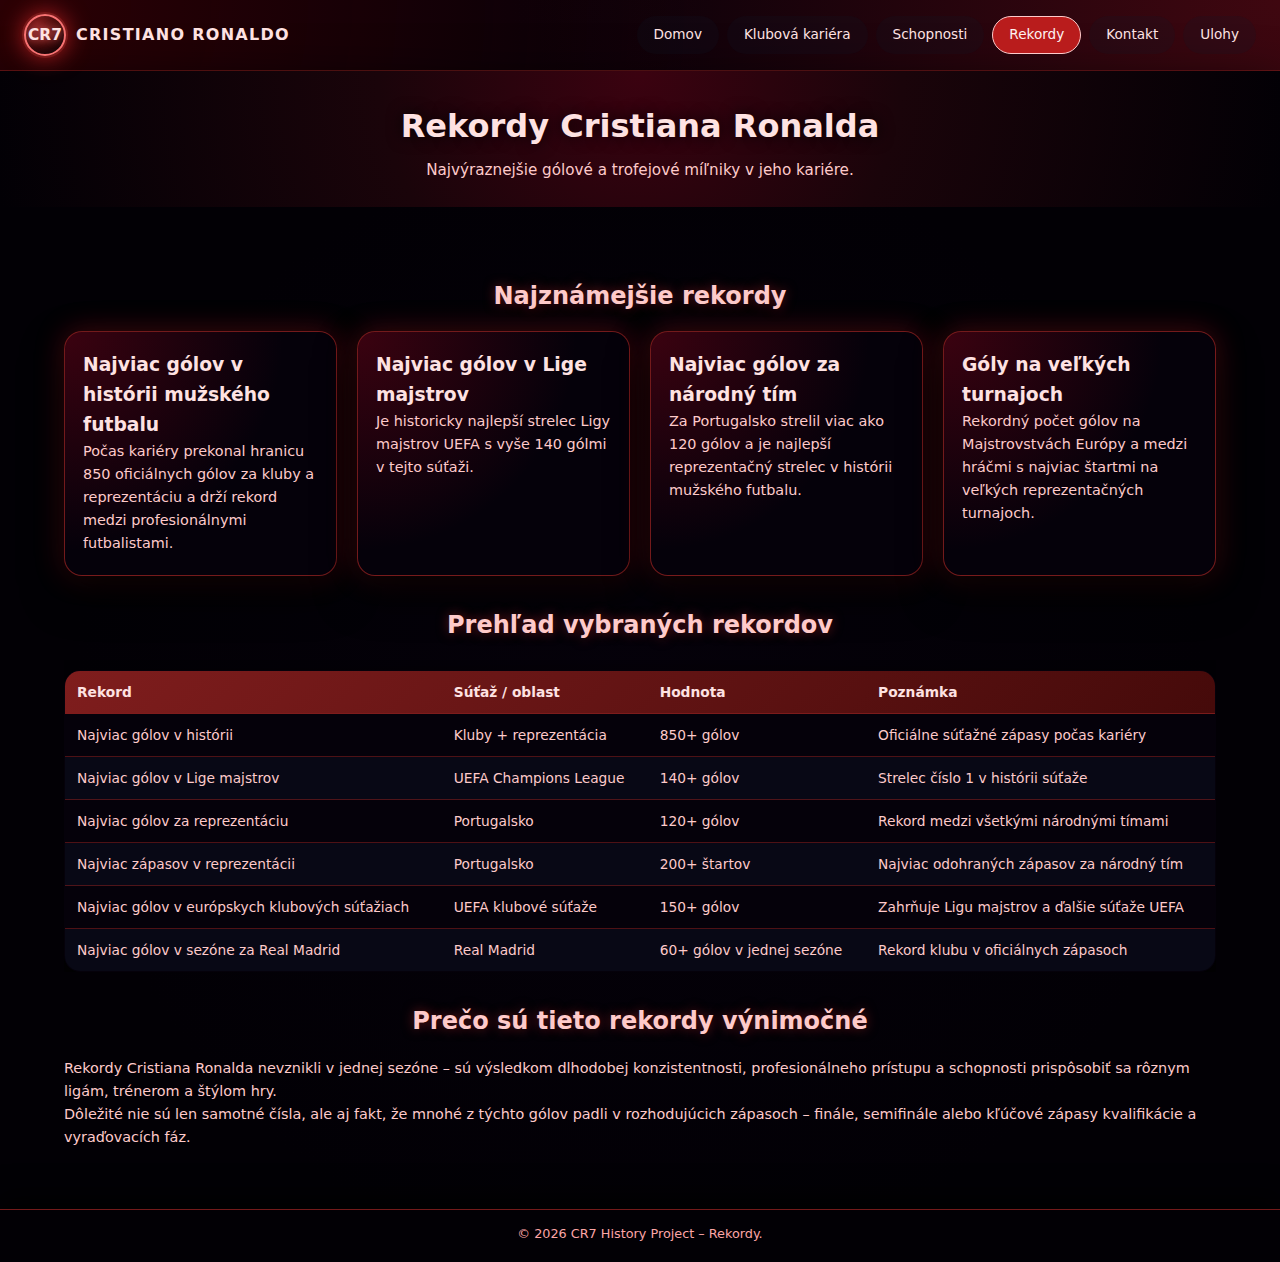
<file: records.html>
<!DOCTYPE html>
<html lang="sk">
<head>
    <meta charset="UTF-8">
    <meta name="viewport" content="width=device-width, initial-scale=1.0">
    <title>Rekordy – Cristiano Ronaldo</title>
    <meta name="description" content="Najdôležitejšie rekordy Cristiana Ronalda v kluboch a reprezentácii.">
    <link rel="stylesheet" href="style.css">
</head>
<body>

    <nav class="top-navigation">
        <div class="nav-logo">
            <span class="cr7-logo">CR7</span>
            <span class="site-name">Cristiano Ronaldo</span>
        </div>
        <ul class="nav-links">
            <li><a href="index.html">Domov</a></li>
            <li><a href="career.html">Klubová kariéra</a></li>
            <li><a href="skills.html">Schopnosti</a></li>
            <li><a href="records.html" class="active">Rekordy</a></li>
            <li><a href="contact.html">Kontakt</a></li>
            <li><a href="ulohy.html">Ulohy</a></li>
        </ul>
    </nav>


    <header class="page-hero">
        <div class="container">
            <h1>Rekordy Cristiana Ronalda</h1>
            <p>Najvýraznejšie gólové a trofejové míľniky v jeho kariére.</p>
        </div>
    </header>


    <main class="records-main">
        <div class="container">


            <section class="records-highlight">
                <h2 class="section-title">Najznámejšie rekordy</h2>

                <div class="records-grid">
                    <article class="record-card">
                        <h3>Najviac gólov v histórii mužského futbalu</h3>
                        <p>
                            Počas kariéry prekonal hranicu 850 oficiálnych gólov za kluby a reprezentáciu a drží
                            rekord medzi profesionálnymi futbalistami.
                        </p>
                    </article>

                    <article class="record-card">
                        <h3>Najviac gólov v Lige majstrov</h3>
                        <p>
                            Je historicky najlepší strelec Ligy majstrov UEFA s vyše 140 gólmi v tejto súťaži.
                        </p>
                    </article>

                    <article class="record-card">
                        <h3>Najviac gólov za národný tím</h3>
                        <p>
                            Za Portugalsko strelil viac ako 120 gólov a je najlepší reprezentačný strelec v histórii
                            mužského futbalu.
                        </p>
                    </article>

                    <article class="record-card">
                        <h3>Góly na veľkých turnajoch</h3>
                        <p>
                            Rekordný počet gólov na Majstrovstvách Európy a medzi hráčmi s najviac štartmi na veľkých
                            reprezentačných turnajoch.
                        </p>
                    </article>
                </div>
            </section>


            <section class="records-table-section">
                <h2 class="section-title">Prehľad vybraných rekordov</h2>

                <div class="table-wrapper">
                    <table class="comparison-table">
                        <thead>
                            <tr>
                                <th>Rekord</th>
                                <th>Súťaž / oblast</th>
                                <th>Hodnota</th>
                                <th>Poznámka</th>
                            </tr>
                        </thead>
                        <tbody>
                            <tr>
                                <td>Najviac gólov v histórii</td>
                                <td>Kluby + reprezentácia</td>
                                <td>850+ gólov</td>
                                <td>Oficiálne súťažné zápasy počas kariéry</td>
                            </tr>
                            <tr>
                                <td>Najviac gólov v Lige majstrov</td>
                                <td>UEFA Champions League</td>
                                <td>140+ gólov</td>
                                <td>Strelec číslo 1 v histórii súťaže</td>
                            </tr>
                            <tr>
                                <td>Najviac gólov za reprezentáciu</td>
                                <td>Portugalsko</td>
                                <td>120+ gólov</td>
                                <td>Rekord medzi všetkými národnými tímami</td>
                            </tr>
                            <tr>
                                <td>Najviac zápasov v reprezentácii</td>
                                <td>Portugalsko</td>
                                <td>200+ štartov</td>
                                <td>Najviac odohraných zápasov za národný tím</td>
                            </tr>
                            <tr>
                                <td>Najviac gólov v európskych klubových súťažiach</td>
                                <td>UEFA klubové súťaže</td>
                                <td>150+ gólov</td>
                                <td>Zahrňuje Ligu majstrov a ďalšie súťaže UEFA</td>
                            </tr>
                            <tr>
                                <td>Najviac gólov v sezóne za Real Madrid</td>
                                <td>Real Madrid</td>
                                <td>60+ gólov v jednej sezóne</td>
                                <td>Rekord klubu v oficiálnych zápasoch</td>
                            </tr>
                        </tbody>
                    </table>
                </div>
            </section>


            <section class="records-context">
                <h2 class="section-title">Prečo sú tieto rekordy výnimočné</h2>
                <p class="records-text">
                    Rekordy Cristiana Ronalda nevznikli v jednej sezóne – sú výsledkom dlhodobej konzistentnosti,
                    profesionálneho prístupu a schopnosti prispôsobiť sa rôznym ligám, trénerom a štýlom hry.
                </p>
                <p class="records-text">
                    Dôležité nie sú len samotné čísla, ale aj fakt, že mnohé z týchto gólov padli v rozhodujúcich
                    zápasoch – finále, semifinále alebo kľúčové zápasy kvalifikácie a vyraďovacích fáz.
                </p>
            </section>

        </div>
    </main>


    <footer class="main-footer">
        <div class="container">
            <p class="footer-text">© 2026 CR7 History Project – Rekordy.</p>
        </div>
    </footer>
</body>
</html>
</file>
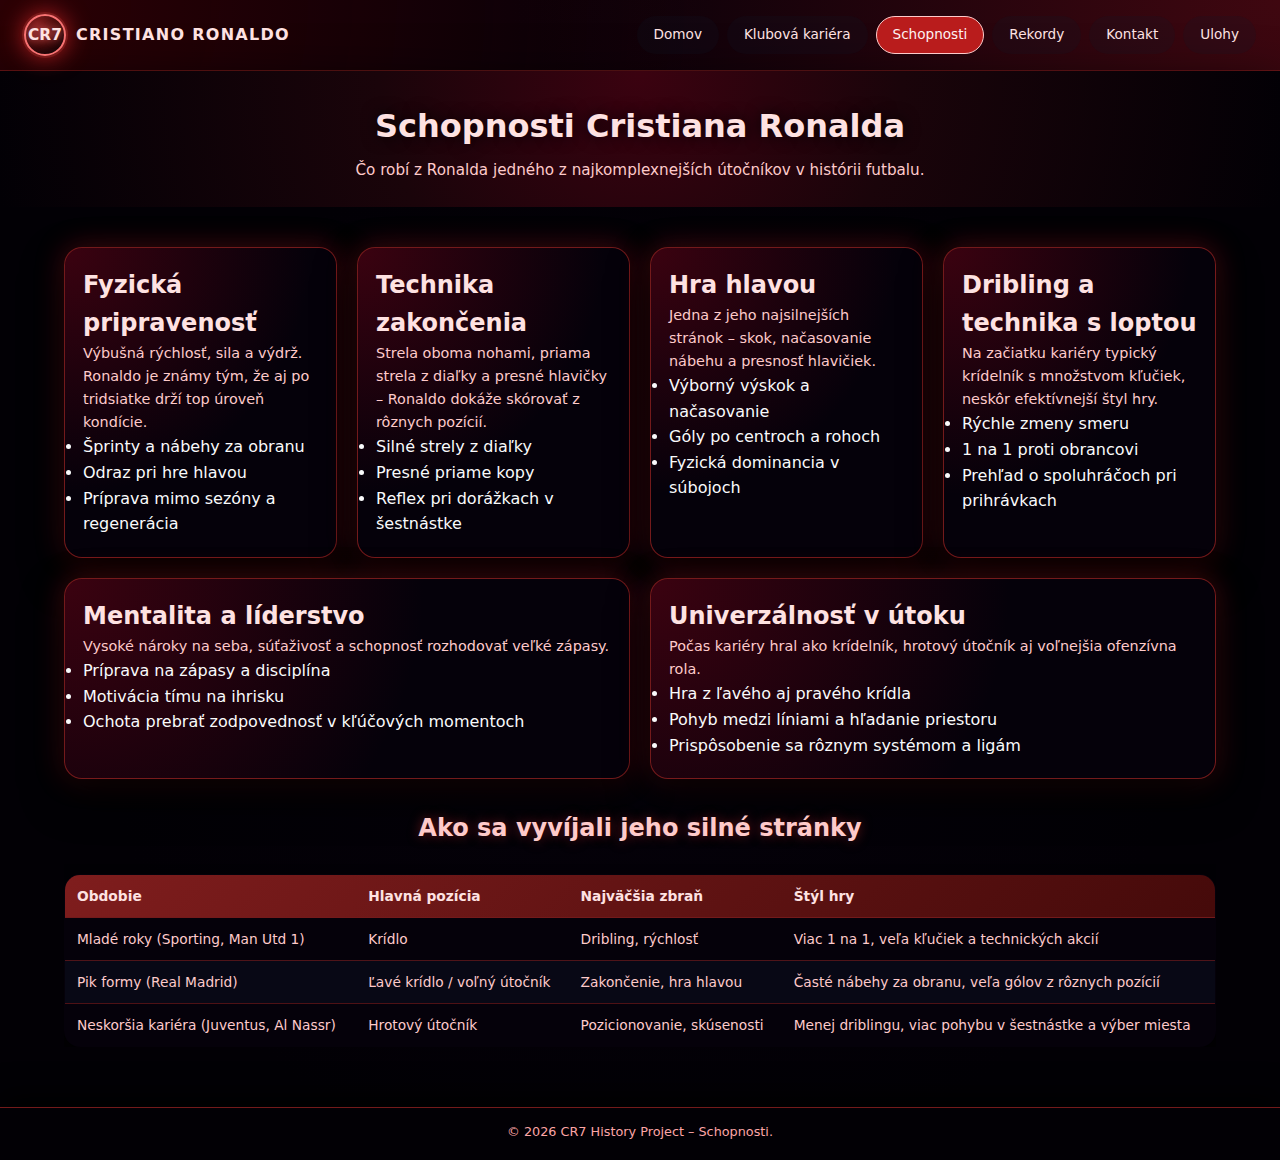
<file: skills.html>
<!DOCTYPE html>
<html lang="sk">
<head>
    <meta charset="UTF-8">
    <meta name="viewport" content="width=device-width, initial-scale=1.0">
    <title>Schopnosti – Cristiano Ronaldo</title>
    <meta name="description" content="Hlavné futbalové schopnosti Cristiana Ronalda – fyzická pripravenosť, technika a mentalita.">
    <link rel="stylesheet" href="style.css">
</head>
<body>
    <nav class="top-navigation">
        <div class="nav-logo">
            <span class="cr7-logo">CR7</span>
            <span class="site-name">Cristiano Ronaldo</span>
        </div>
        <ul class="nav-links">
            <li><a href="index.html">Domov</a></li>
            <li><a href="career.html">Klubová kariéra</a></li>
            <li><a href="skills.html" class="active">Schopnosti</a></li>
            <li><a href="records.html">Rekordy</a></li>
            <li><a href="contact.html">Kontakt</a></li>
            <li><a href="ulohy.html">Ulohy</a></li>
        </ul>
    </nav>

    <header class="page-hero">
        <div class="container">
            <h1>Schopnosti Cristiana Ronalda</h1>
            <p>Čo robí z Ronalda jedného z najkomplexnejších útočníkov v histórii futbalu.</p>
        </div>
    </header>

    <main class="skills-main">
        <div class="container">

            <section class="skills-grid">
                <article class="skill-card">
                    <h2>Fyzická pripravenosť</h2>
                    <p>
                        Výbušná rýchlosť, sila a výdrž. Ronaldo je známy tým, že aj po tridsiatke drží top úroveň kondície.
                    </p>
                    <ul class="skill-list">
                        <li>Šprinty a nábehy za obranu</li>
                        <li>Odraz pri hre hlavou</li>
                        <li>Príprava mimo sezóny a regenerácia</li>
                    </ul>
                </article>

                <article class="skill-card">
                    <h2>Technika zakončenia</h2>
                    <p>
                        Strela oboma nohami, priama strela z diaľky a presné hlavičky – Ronaldo dokáže skórovať z rôznych pozícií.
                    </p>
                    <ul class="skill-list">
                        <li>Silné strely z diaľky</li>
                        <li>Presné priame kopy</li>
                        <li>Reflex pri dorážkach v šestnástke</li>
                    </ul>
                </article>

                <article class="skill-card">
                    <h2>Hra hlavou</h2>
                    <p>
                        Jedna z jeho najsilnejších stránok – skok, načasovanie nábehu a presnosť hlavičiek.
                    </p>
                    <ul class="skill-list">
                        <li>Výborný výskok a načasovanie</li>
                        <li>Góly po centroch a rohoch</li>
                        <li>Fyzická dominancia v súbojoch</li>
                    </ul>
                </article>

                <article class="skill-card">
                    <h2>Dribling a technika s loptou</h2>
                    <p>
                        Na začiatku kariéry typický krídelník s množstvom kľučiek, neskôr efektívnejší štyl hry.
                    </p>
                    <ul class="skill-list">
                        <li>Rýchle zmeny smeru</li>
                        <li>1 na 1 proti obrancovi</li>
                        <li>Prehľad o spoluhráčoch pri prihrávkach</li>
                    </ul>
                </article>

                <article class="skill-card">
                    <h2>Mentalita a líderstvo</h2>
                    <p>
                        Vysoké nároky na seba, súťaživosť a schopnosť rozhodovať veľké zápasy.
                    </p>
                    <ul class="skill-list">
                        <li>Príprava na zápasy a disciplína</li>
                        <li>Motivácia tímu na ihrisku</li>
                        <li>Ochota prebrať zodpovednosť v kľúčových momentoch</li>
                    </ul>
                </article>

                <article class="skill-card">
                    <h2>Univerzálnosť v útoku</h2>
                    <p>
                        Počas kariéry hral ako krídelník, hrotový útočník aj voľnejšia ofenzívna rola.
                    </p>
                    <ul class="skill-list">
                        <li>Hra z ľavého aj pravého krídla</li>
                        <li>Pohyb medzi líniami a hľadanie priestoru</li>
                        <li>Prispôsobenie sa rôznym systémom a ligám</li>
                    </ul>
                </article>
            </section>

            <section class="skills-table-section">
                <h2 class="section-title">Ako sa vyvíjali jeho silné stránky</h2>

                <div class="table-wrapper">
                    <table class="comparison-table">
                        <thead>
                            <tr>
                                <th>Obdobie</th>
                                <th>Hlavná pozícia</th>
                                <th>Najväčšia zbraň</th>
                                <th>Štýl hry</th>
                            </tr>
                        </thead>
                        <tbody>
                            <tr>
                                <td>Mladé roky (Sporting, Man Utd 1)</td>
                                <td>Krídlo</td>
                                <td>Dribling, rýchlosť</td>
                                <td>Viac 1 na 1, veľa kľučiek a technických akcií</td>
                            </tr>
                            <tr>
                                <td>Pik formy (Real Madrid)</td>
                                <td>Ľavé krídlo / voľný útočník</td>
                                <td>Zakončenie, hra hlavou</td>
                                <td>Časté nábehy za obranu, veľa gólov z rôznych pozícií</td>
                            </tr>
                            <tr>
                                <td>Neskoršia kariéra (Juventus, Al Nassr)</td>
                                <td>Hrotový útočník</td>
                                <td>Pozicionovanie, skúsenosti</td>
                                <td>Menej driblingu, viac pohybu v šestnástke a výber miesta</td>
                            </tr>
                        </tbody>
                    </table>
                </div>
            </section>

        </div>
    </main>

    <footer class="main-footer">
        <div class="container">
            <p class="footer-text">© 2026 CR7 History Project – Schopnosti.</p>
        </div>
    </footer>
</body>
</html>
</file>
<file: style.css>
*,
*::before,
*::after {
    box-sizing: border-box;
    margin: 0;
    padding: 0;
}

html,
body {
    margin: 0;
    padding: 0;
}

body {
    font-family: system-ui, -apple-system, BlinkMacSystemFont, 'Segoe UI', sans-serif;
    line-height: 1.6;
    color: #f9fafb;
    background: #020005; 
    min-height: 100vh;
}

img {
    max-width: 100%;
    height: auto;
    display: block;
}

a {
    text-decoration: none;
    color: inherit;
    cursor: pointer;
}

.container {
    max-width: 1200px;
    margin: 0 auto;
    padding: 0 24px;
}



.top-navigation {
    width: 100%;
    padding: 14px 24px;
    display: flex;
    align-items: center;
    justify-content: space-between;
    gap: 18px;
    flex-wrap: wrap;
    background:
        radial-gradient(circle at top left, #2b0004, transparent 55%),
        radial-gradient(circle at top right, #3f0710, #050008 60%);
    border-bottom: 1px solid rgba(127, 29, 29, 0.7);
    box-shadow: 0 0 40px rgba(153, 27, 27, 0.6);
}

.nav-logo {
    display: inline-flex;
    align-items: center;
    gap: 10px;
    color: #fee2e2;
}

.cr7-logo {
    display: inline-flex;
    align-items: center;
    justify-content: center;
    width: 42px;
    height: 42px;
    border-radius: 999px;
    border: 2px solid #f97373;
    color: #fee2e2;
    font-weight: 800;
    font-size: 0.96rem;
    text-shadow: 0 0 8px rgba(248, 113, 113, 0.9);
    box-shadow:
        0 0 0 2px rgba(127, 29, 29, 0.8),
        0 0 24px rgba(220, 38, 38, 0.9);
    background:
        radial-gradient(circle at 30% 20%, #7f1d1d 0, #450a0a 50%, #020005 100%);
}

.site-name {
    font-weight: 700;
    letter-spacing: 0.08em;
    font-size: 1rem;
    text-transform: uppercase;
}

.nav-links {
    list-style: none;
    display: flex;
    gap: 8px;
    flex-wrap: wrap;
}

.nav-links a {
    display: inline-flex;
    align-items: center;
    justify-content: center;
    padding: 7px 16px;
    border-radius: 999px;
    font-size: 0.85rem;
    font-weight: 500;
    color: #fee2e2;
    border: 1px solid transparent;
    background: rgba(15, 23, 42, 0.2);
    transition: background 0.18s ease, border-color 0.18s ease, color 0.18s ease, transform 0.18s ease, box-shadow 0.18s ease;
}

.nav-links a:hover {
    border-color: #f97373;
    background: rgba(127, 29, 29, 0.6);
    box-shadow: 0 0 20px rgba(248, 113, 113, 0.8);
    transform: translateY(-1px);
}

.nav-links a.active {
    background: #b91c1c;
    color: #fef2f2;
    border-color: #fecaca;
}



.hero-wrapper {
    background:
        radial-gradient(circle at top, #3f0710 0, #1a040a 35%, #020005 80%);
    color: #fee2e2;
    padding: 40px 0 60px;
    box-shadow: 0 40px 80px rgba(0, 0, 0, 0.9);
}

.hero-layout {
    display: grid;
    grid-template-columns: minmax(0, 1.3fr) minmax(0, 1fr);
    gap: 32px;
    align-items: center;
}

.hero-kicker {
    text-transform: uppercase;
    letter-spacing: 0.16em;
    font-size: 0.72rem;
    color: #fecaca;
    margin-bottom: 10px;
}

.hero-text h1 {
    font-size: clamp(2.2rem, 4vw, 2.9rem);
    font-weight: 800;
    margin-bottom: 12px;
    text-shadow:
        0 0 10px rgba(0, 0, 0, 0.9),
        0 0 18px rgba(127, 29, 29, 0.9);
}

.hero-subtitle {
    font-size: 0.98rem;
    color: #fee2e2;
    margin-bottom: 22px;
    max-width: 520px;
    opacity: 0.9;
}

.hero-buttons {
    display: flex;
    flex-wrap: wrap;
    gap: 10px;
}



.btn {
    border-radius: 999px;
    padding: 10px 22px;
    font-weight: 600;
    font-size: 0.9rem;
    border: none;
    cursor: pointer;
    display: inline-flex;
    align-items: center;
    justify-content: center;
    transition: transform 0.18s ease, box-shadow 0.18s ease, background 0.18s ease, color 0.18s ease, filter 0.18s ease;
}

.btn-primary {
    background: linear-gradient(135deg, #b91c1c, #7f1d1d);
    color: #fef2f2;
    box-shadow:
        0 10px 26px rgba(127, 29, 29, 0.85),
        0 0 18px rgba(248, 113, 113, 0.5);
}

.btn-primary:hover {
    transform: translateY(-1px);
    filter: brightness(1.1);
    box-shadow:
        0 14px 34px rgba(127, 29, 29, 0.95),
        0 0 26px rgba(248, 113, 113, 0.85);
}

.btn-secondary {
    background: transparent;
    color: #fee2e2;
    border: 1px solid #fecaca;
}

.btn-secondary:hover {
    background: #fecaca;
    color: #450a0a;
}



.page-hero {
    background:
        radial-gradient(circle at top, #3b0210 0, #1a040a 40%, #020005 100%);
    color: #fee2e2;
    padding: 30px 0 24px;
    text-align: center;
    box-shadow: 0 24px 60px rgba(0, 0, 0, 1);
}

.page-hero h1 {
    font-size: 2rem;
    font-weight: 700;
    margin-bottom: 6px;
    text-shadow: 0 0 16px rgba(0, 0, 0, 0.9);
}

.page-hero p {
    font-size: 0.95rem;
    color: #fecaca;
}



.section-title {
    text-align: center;
    color: #fecaca;
    font-size: 1.5rem;
    font-weight: 700;
    margin: 30px 0 16px;
    text-shadow: 0 0 12px rgba(127, 29, 29, 0.8);
}



.info-cards,
.career-main,
.skills-main,
.records-main,
.contact-main,
.result-main {
    padding: 40px 0 60px;
    background: radial-gradient(circle at center, #05010a 0, #020005 70%);
}

.cards-row,
.skills-grid,
.records-grid,
.timeline-list {
    display: flex;
    flex-wrap: wrap;
    gap: 20px;
}

.info-card,
.club-block,
.skill-card,
.record-card,
.contact-info-card,
.contact-form-side,
.result-box {
    flex: 1;
    min-width: 240px;
    background: radial-gradient(circle at top left, #3b0210 0, #05010a 60%);
    border-radius: 18px;
    padding: 18px 18px 20px;
    border: 1px solid rgba(127, 29, 29, 0.9);
    box-shadow:
        0 18px 40px rgba(0, 0, 0, 0.9),
        0 0 28px rgba(185, 28, 28, 0.4);
}

.info-card h3,
.club-block h3,
.skill-card h2,
.record-card h3,
.contact-info-card h2,
.form-header h2,
.result-box h1 {
    color: #fee2e2;
}

.info-card p,
.club-summary,
.skill-card p,
.record-card p,
.records-text,
.contact-info-card > p,
.form-header p,
.result-message,
.result-message-text {
    font-size: 0.9rem;
    color: #fecaca;
}

.stat-big {
    font-size: 1.8rem;
    font-weight: 800;
    color: #f97373;
    margin-bottom: 4px;
    text-shadow:
        0 0 10px rgba(220, 38, 38, 0.8),
        0 0 18px rgba(248, 113, 113, 0.6);
}



.timeline-preview {
    padding: 20px 0 60px;
    background: radial-gradient(circle at bottom, #05010a 0, #020005 60%);
}

.timeline-row {
    display: flex;
    flex-wrap: wrap;
    gap: 14px;
    justify-content: center;
}

.timeline-item {
    padding: 9px 14px;
    border-radius: 999px;
    background: #05010a;
    border: 1px solid rgba(127, 29, 29, 0.9);
    box-shadow: 0 0 18px rgba(185, 28, 28, 0.6);
}

.timeline-year {
    font-size: 0.8rem;
    color: #fca5a5;
    margin-right: 6px;
}

.timeline-club {
    display: inline;
    font-size: 0.88rem;
    color: #fee2e2;
}



.table-wrapper {
    overflow-x: auto;
}

.comparison-table {
    width: 100%;
    border-collapse: collapse;
    margin-top: 10px;
    background: #05010a;
    border-radius: 16px;
    overflow: hidden;
    border: 1px solid rgba(127, 29, 29, 0.9);
    box-shadow: 0 16px 36px rgba(0, 0, 0, 0.95);
}

.comparison-table thead {
    background: linear-gradient(135deg, #7f1d1d, #450a0a);
}

.comparison-table th,
.comparison-table td {
    padding: 10px 12px;
    font-size: 0.86rem;
    text-align: left;
}

.comparison-table th {
    color: #fee2e2;
    border-bottom: 1px solid rgba(127, 29, 29, 0.9);
}

.comparison-table td {
    color: #fecaca;
    border-bottom: 1px solid rgba(127, 29, 29, 0.6);
}

.comparison-table tbody tr:nth-child(even) {
    background: rgba(15, 23, 42, 0.35);
}


.contact-layout {
    display: grid;
    grid-template-columns: minmax(0, 320px) minmax(0, 1fr);
    gap: 20px;
}

.form-section {
    background: #05010a;
    border-radius: 14px;
    border: 1px solid rgba(127, 29, 29, 0.9);
    padding: 10px 10px 12px;
    margin-bottom: 10px;
}

.form-section .section-title {
    margin: 0 0 8px;
    text-align: left;
    font-size: 0.98rem;
    color: #fee2e2;
}

.form-group {
    display: flex;
    flex-direction: column;
    gap: 3px;
    margin-bottom: 8px;
}

.form-group label {
    font-size: 0.84rem;
    font-weight: 600;
    color: #fee2e2;
}

.required {
    color: #f97373;
}

.form-group input,
.form-group select,
.form-group textarea {
    border-radius: 8px;
    border: 1px solid rgba(248, 113, 113, 0.8);
    padding: 7px 9px;
    font-size: 0.9rem;
    font-family: inherit;
    background: #020005;
    color: #f9fafb;
    outline: none;
}

.form-group textarea {
    min-height: 110px;
    resize: vertical;
}

.form-row-two {
    display: grid;
    grid-template-columns: repeat(2, minmax(0, 1fr));
    gap: 8px;
}

.form-group-checkbox {
    display: flex;
    gap: 8px;
    align-items: flex-start;
    margin-bottom: 6px;
    font-size: 0.84rem;
    color: #fecaca;
}

.form-group-checkbox input {
    margin-top: 3px;
}

.checkbox-desc {
    display: block;
    font-size: 0.78rem;
    color: #fca5a5;
}

.form-actions {
    display: flex;
    flex-wrap: wrap;
    gap: 8px;
    margin-top: 8px;
}

.btn-submit,
.btn-reset {
    border-radius: 999px;
    padding: 9px 18px;
    font-size: 0.9rem;
    font-weight: 600;
    border: none;
}

.btn-submit {
    background: linear-gradient(135deg, #b91c1c, #7f1d1d);
    color: #fef2f2;
    flex: 1;
}

.btn-reset {
    background: transparent;
    color: #fecaca;
    border: 1px solid rgba(248, 113, 113, 0.8);
}

.form-note {
    margin-top: 6px;
    font-size: 0.8rem;
    color: #fca5a5;
}



.result-icon {
    font-size: 2.4rem;
    margin-bottom: 6px;
}

.result-message {
    margin-bottom: 12px;
}

.result-list {
    list-style: none;
    text-align: left;
    font-size: 0.86rem;
    color: #fecaca;
    margin: 0 0 10px;
}

.result-list li + li {
    margin-top: 3px;
}

.result-message-text {
    text-align: left;
    white-space: pre-wrap;
}

.result-actions {
    display: flex;
    flex-wrap: wrap;
    gap: 8px;
    justify-content: center;
}



.main-footer {
    border-top: 1px solid rgba(127, 29, 29, 0.9);
    background: #020005;
    padding: 14px 0 18px;
    text-align: center;
    box-shadow: 0 -10px 30px rgba(0, 0, 0, 1);
}

.footer-text {
    font-size: 0.8rem;
    color: #fca5a5;
}



@media (max-width: 900px) {
    .hero-layout {
        grid-template-columns: 1fr;
    }
}

@media (max-width: 768px) {
    .top-navigation {
        flex-direction: column;
        align-items: center;
    }

    .hero-wrapper {
        padding: 26px 0 40px;
    }

    .hero-buttons {
        flex-direction: column;
    }

    .btn {
        width: 100%;
        justify-content: center;
    }

    .contact-layout {
        grid-template-columns: 1fr;
    }

    .form-row-two {
        grid-template-columns: 1fr;
    }
}


.pony-logo {
    width: 42px;
    height: 42px;
    border-radius: 999px;
    border: 2px solid #f97373;
    object-fit: cover;
    box-shadow:
        0 0 0 2px rgba(127, 29, 29, 0.8),
        0 0 22px rgba(220, 38, 38, 0.9);
    background: #05010a;
}


.cr7-logo {
    display: inline-flex;
    align-items: center;
    justify-content: center;
    width: 42px;
    height: 42px;
    border-radius: 999px;
    border: 2px solid #f97373;
    color: #fee2e2;
    font-weight: 800;
    font-size: 0.96rem;
    text-shadow: 0 0 8px rgba(248, 113, 113, 0.9);
    box-shadow:
        0 0 0 2px rgba(127, 29, 29, 0.8),
        0 0 24px rgba(220, 38, 38, 0.9);
    background:
        radial-gradient(circle at 30% 20%, #7f1d1d 0, #450a0a 50%, #020005 100%);
}


.index-banner {
    margin: 0;
    background: #020005;
    box-shadow: 0 26px 50px rgba(0, 0, 0, 1);
}

.index-banner img {
    width: 100%;
    display: block;
    max-height: 360px;          
    object-fit: cover;
    border-bottom: 1px solid rgba(127, 29, 29, 0.8);
    filter: saturate(1.15) contrast(1.05);
}



.tasks-simple-main {
    padding: 40px 0 60px;
    background: radial-gradient(circle at center, #05010a 0, #020005 70%);
}

.tasks-simple-card {
    background: radial-gradient(circle at top left, #3b0210 0, #05010a 60%);
    border-radius: 18px;
    padding: 20px 18px 22px;
    border: 1px solid rgba(127, 29, 29, 0.9);
    box-shadow:
        0 18px 36px rgba(0, 0, 0, 0.95),
        0 0 24px rgba(185, 28, 28, 0.5);
}

.tasks-simple-title {
    font-size: 1.6rem;
    font-weight: 800;
    color: #fecaca;
    margin-bottom: 16px;
    text-shadow: 0 0 10px rgba(127, 29, 29, 0.9);
}

.tasks-simple-list {
    list-style: decimal;
    margin-left: 20px;
    display: flex;
    flex-direction: column;
    gap: 8px;
}

.tasks-simple-list li {
    background: #05010a;
    border-radius: 12px;
    padding: 10px 12px;
    border-left: 4px solid #b91c1c;
    color: #fecaca;
    font-size: 0.92rem;
}

.task-simple-row {
    display: flex;
    align-items: center;
    justify-content: space-between;
    gap: 10px;
}

.task-simple-text {
    flex: 1;
}

.task-simple-link {
    white-space: nowrap;
    font-size: 0.86rem;
    font-weight: 600;
    padding: 6px 12px;
    border-radius: 999px;
    border: 1px solid rgba(248, 113, 113, 0.8);
    color: #fecaca;
    background: rgba(127, 29, 29, 0.4);
    transition: 0.18s ease;
}

.task-simple-link:hover {
    background: #b91c1c;
    color: #fef2f2;
    box-shadow: 0 0 16px rgba(248, 113, 113, 0.8);
}

@media (max-width: 600px) {
    .task-simple-row {
        flex-direction: column;
        align-items: flex-start;
    }

    .task-simple-link {
        width: 100%;
        text-align: center;
    }
}
</file>
<file: styles.css>
/* === Стиль в стиле блок-схемы (как на изображении) === */
* {
  box-sizing: border-box;
  margin: 0;
  padding: 0;
}

body {
  font-family: "Courier New", monospace;
  background: #ffffff;
  color: #000000;
  overflow-x: hidden;
  min-height: 100vh;
  display: flex;
  flex-direction: column;
}

header {
  text-align: center;
  padding: 15px 0;
  border-bottom: 2px solid #000;
}

header h1 {
  font-size: 1.8rem;
  font-weight: bold;
  text-transform: uppercase;
}

main {
  flex: 1;
  display: flex;
  align-items: center;
  justify-content: center;
  padding: 10px 0;
}

.scroller {
  position: relative;
  width: 100%;
  overflow: hidden;
  border-top: 2px solid #000;
  border-bottom: 2px solid #000;
}

.image-track {
  display: flex;
  overflow-x: scroll;
  scroll-behavior: smooth;
  scrollbar-width: thin;
  scrollbar-color: #000 transparent;
}

.image-track::-webkit-scrollbar {
  height: 8px;
}

.image-track::-webkit-scrollbar-thumb {
  background-color: #000;
}

.image-track img {
  width: 100vw;
  height: 90vh;
  object-fit: contain;
  background: #fff;
  border-right: 2px solid #000;
  flex-shrink: 0;
  transition: transform 0.2s ease;
}

.image-track img:hover {
  transform: scale(1.005);
}

.scroll-btn {
  position: absolute;
  top: 50%;
  transform: translateY(-50%);
  width: 40px;
  height: 40px;
  border: 2px solid #000;
  background: #fff;
  color: #000;
  font-size: 1.2rem;
  cursor: pointer;
  z-index: 10;
  transition: background 0.2s ease;
}

.scroll-btn:hover {
  background: #f0f0f0;
}

.scroll-btn.left {
  left: 10px;
}

.scroll-btn.right {
  right: 10px;
}

footer {
  text-align: center;
  padding: 10px;
  border-top: 2px solid #000;
  font-size: 0.9rem;
}
</file>
